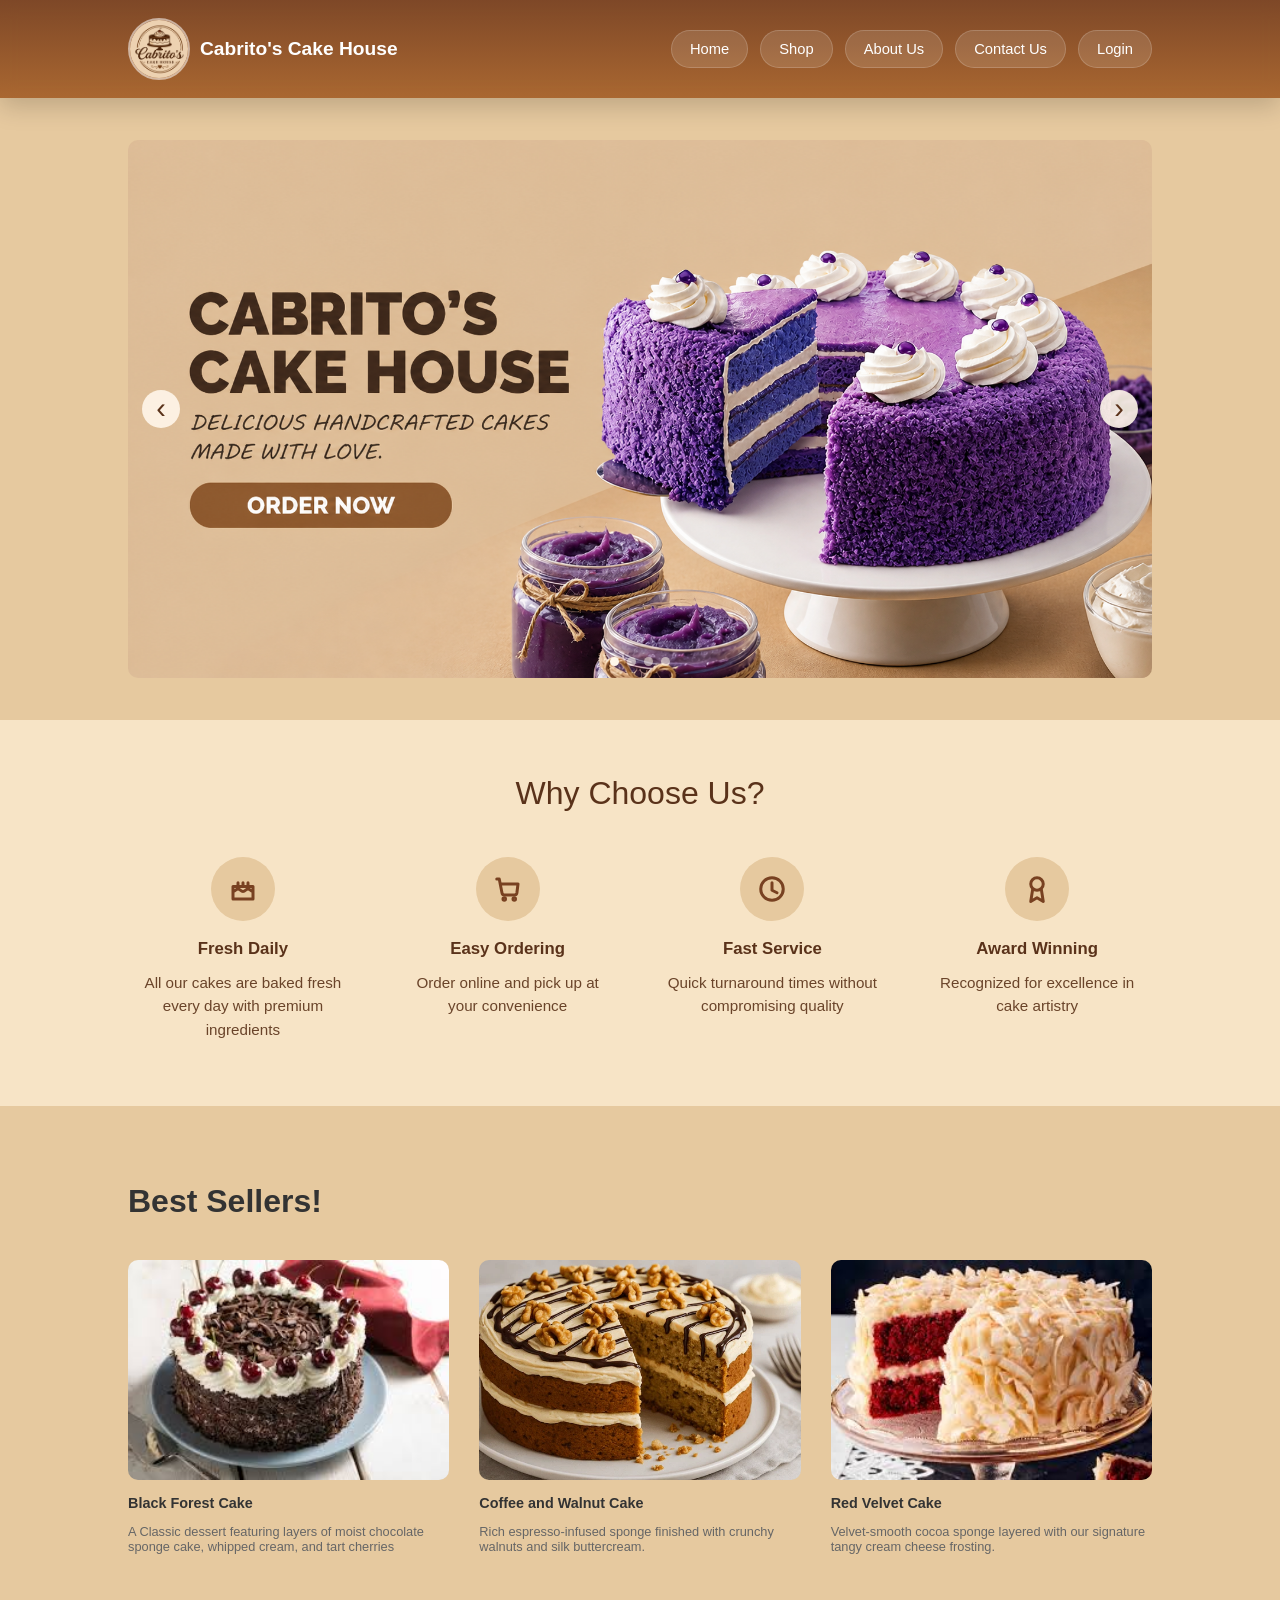
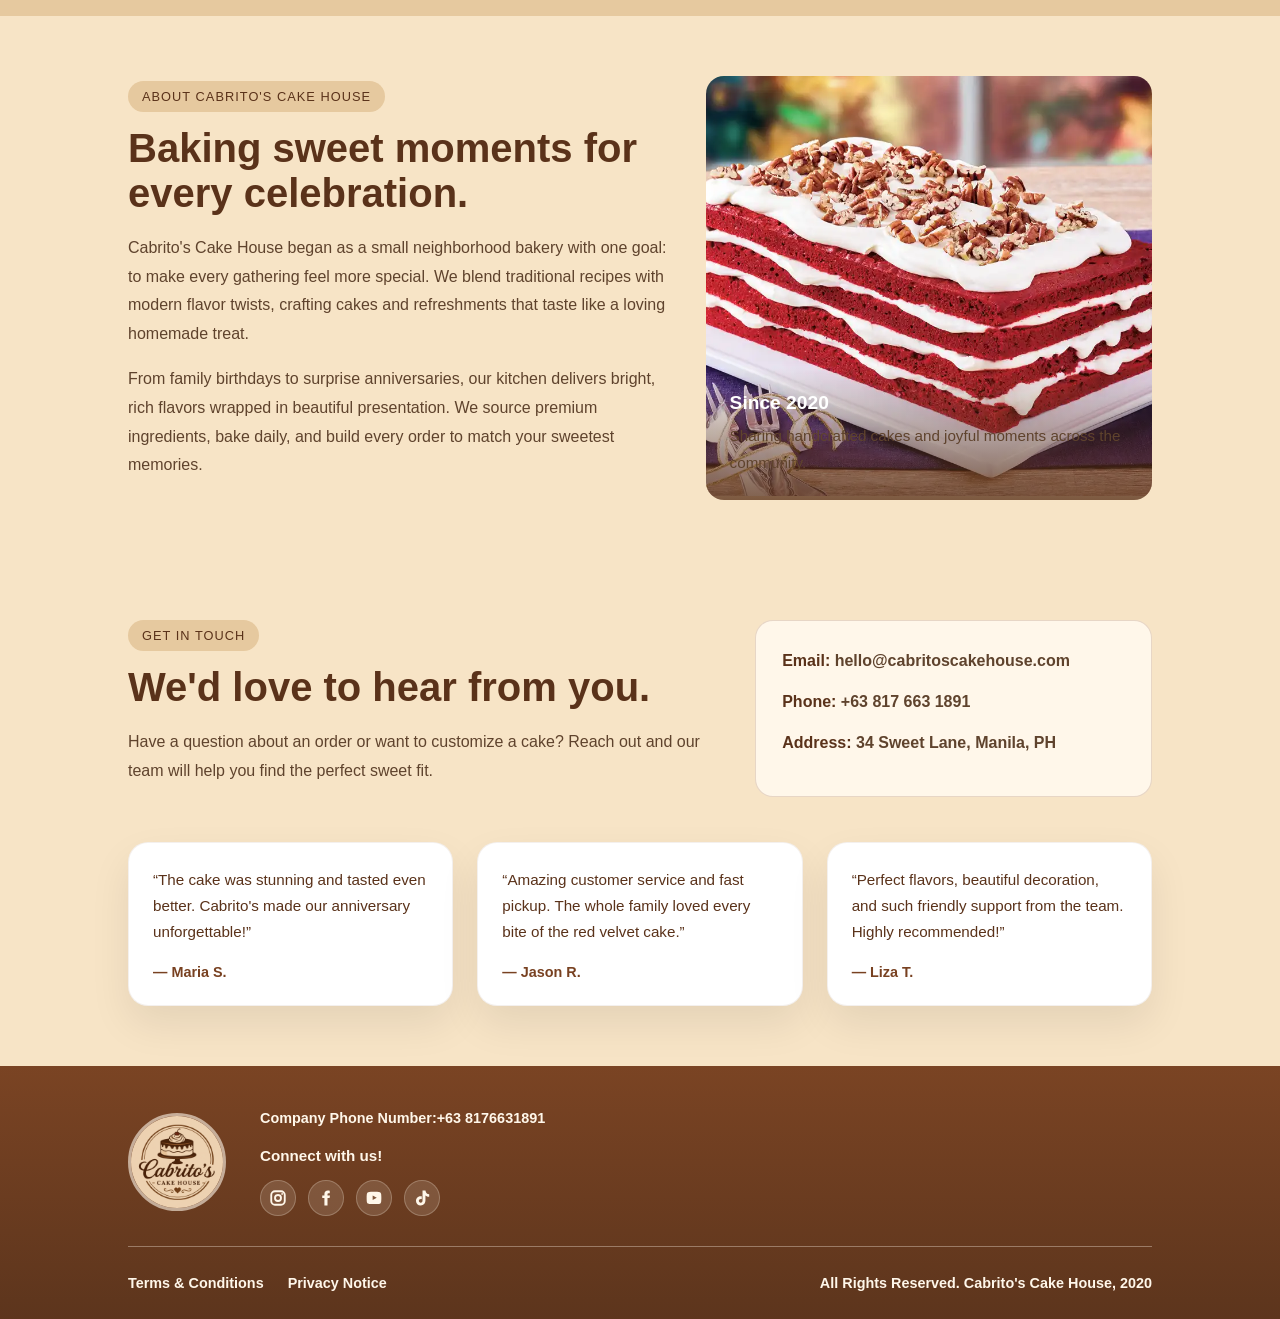
<file: Cabrito'sCakeHouse/index.html>
<!DOCTYPE html>
<html lang="en">
<head>
    <meta charset="UTF-8">
    <meta name="viewport" content="width=device-width, initial-scale=1.0">
    <title>Cabrito's Cake House</title>
    <link rel="stylesheet" href="general.css">
</head>
<body>

    <nav>
        <div class="logo">
            <img src="Logo.jpeg" alt="Cabrito's Cake House logo">
            <span>Cabrito's Cake House</span>
        </div>
        <div class="nav-links">
            <a href="index.html">Home</a>
            <a href="Shop.html">Shop</a>
            <a href="#about">About Us</a>
            <a href="#contact">Contact Us</a>
            <a href="Login.html" class="login-btn">Login</a>
        </div>
    </nav>
              
    <header class="hero">
        <div class="hero-carousel" aria-label="Featured cake carousel">
            <div class="carousel-track">
                <img class="carousel-slide active" src="Carousel1pic.png" alt="Featured cake 1">
                <img class="carousel-slide" src="carousel2.jpeg" alt="Featured cake 2">
                <img class="carousel-slide" src="carousel3.jpeg" alt="Featured cake 3">
                <img class="carousel-slide" src="Carousel4.jpeg" alt="Featured cake 4">
            </div>
            <button class="carousel-btn carousel-prev" type="button" aria-label="Previous cake">&#8249;</button>
            <button class="carousel-btn carousel-next" type="button" aria-label="Next cake">&#8250;</button>
            <div class="carousel-dots" aria-label="Choose carousel slide"></div>
        </div>
    </header>

    <section class="why-choose">
        <h2>Why Choose Us?</h2>
        <div class="reasons-grid">
            <div class="reason">
                <div class="reason-icon icon-cake" aria-hidden="true"></div>
                <h3>Fresh Daily</h3>
                <p>All our cakes are baked fresh every day with premium ingredients</p>
            </div>

            <div class="reason">
                <div class="reason-icon icon-cart" aria-hidden="true"></div>
                <h3>Easy Ordering</h3>
                <p>Order online and pick up at your convenience</p>
            </div>

            <div class="reason">
                <div class="reason-icon icon-clock" aria-hidden="true"></div>
                <h3>Fast Service</h3>
                <p>Quick turnaround times without compromising quality</p>
            </div>

            <div class="reason">
                <div class="reason-icon icon-award" aria-hidden="true"></div>
                <h3>Award Winning</h3>
                <p>Recognized for excellence in cake artistry</p>
            </div>
        </div>
    </section>

    <section class="featured">
        <h2>Best Sellers!</h2>
        <div class="cake-grid">
            <div class="cake-card">
                <img src="blackforrest.jpeg" alt="Black forest cake">
                <h3>Black Forest Cake</h3>
                <p>A Classic dessert featuring layers of moist chocolate sponge cake, whipped cream, and tart cherries</p>
            </div>

            <div class="cake-card">
                <img src="cake2.jpeg" alt="Coffee and Walnut Cake ">
                <h3>Coffee and Walnut Cake</h3>
                <p>Rich espresso-infused sponge finished with crunchy walnuts and silk buttercream.</p>
            </div>

            <div class="cake-card">
                <img src="cake3.jpeg" alt="Red Velvet Cake">
                <h3>Red Velvet Cake</h3>
                <p>Velvet-smooth cocoa sponge layered with our signature tangy cream cheese frosting.</p>
            </div>
        </div>
    </section>

    <section id="about" class="about-section">
        <div class="about-grid">
            <div class="about-copy">
                <span class="section-label">About Cabrito's Cake House</span>
                <h2>Baking sweet moments for every celebration.</h2>
                <p>Cabrito's Cake House began as a small neighborhood bakery with one goal: to make every gathering feel more special. We blend traditional recipes with modern flavor twists, crafting cakes and refreshments that taste like a loving homemade treat.</p>
                <p>From family birthdays to surprise anniversaries, our kitchen delivers bright, rich flavors wrapped in beautiful presentation. We source premium ingredients, bake daily, and build every order to match your sweetest memories.</p>
            </div>
            <div class="about-image-card">
                <img src="carousel2.jpeg" alt="Heart-shaped celebration cake">
                <div class="about-highlight">
                    <h3>Since 2020</h3>
                    <p>Sharing handcrafted cakes and joyful moments across the community.</p>
                </div>
            </div>
        </div>
    </section>

    <section id="contact" class="contact-section">
        <div class="contact-top">
            <div>
                <span class="section-label">Get in touch</span>
                <h2>We'd love to hear from you.</h2>
                <p>Have a question about an order or want to customize a cake? Reach out and our team will help you find the perfect sweet fit.</p>
            </div>
            <div class="contact-details">
                <p><strong>Email:</strong> hello@cabritoscakehouse.com</p>
                <p><strong>Phone:</strong> +63 817 663 1891</p>
                <p><strong>Address:</strong> 34 Sweet Lane, Manila, PH</p>
            </div>
        </div>

        <div class="review-grid">
            <article class="review-card">
                <p>“The cake was stunning and tasted even better. Cabrito's made our anniversary unforgettable!”</p>
                <strong>— Maria S.</strong>
            </article>
            <article class="review-card">
                <p>“Amazing customer service and fast pickup. The whole family loved every bite of the red velvet cake.”</p>
                <strong>— Jason R.</strong>
            </article>
            <article class="review-card">
                <p>“Perfect flavors, beautiful decoration, and such friendly support from the team. Highly recommended!”</p>
                <strong>— Liza T.</strong>
            </article>
        </div>
    </section>

    <footer class="site-footer">
        <div class="footer-top">
            <div class="footer-brand">
                <img src="Logo.jpeg" alt="Cabrito's Cake House logo">
            </div>

            <div class="footer-info">
                <p>Company Phone Number:+63 8176631891 </p>
                <div class="footer-social">
                    <h3>Connect with us!</h3>
                    <div class="social-links">
                        <a href="#" class="social-icon instagram" aria-label="Instagram"></a>
                        <a href="#" class="social-icon facebook" aria-label="Facebook"></a>
                        <a href="#" class="social-icon youtube" aria-label="YouTube"></a>
                        <a href="#" class="social-icon tiktok" aria-label="TikTok"></a>
                    </div>
                </div>
            </div>
        </div>

        <div class="footer-bottom">
            <div class="footer-legal">
                <a href="#">Terms & Conditions</a>
                <a href="#">Privacy Notice</a>
            </div>
            <p>All Rights Reserved. Cabrito's Cake House, 2020</p>
        </div>
    </footer>

    <script src="carousel.js"></script>
    <script src="auth.js"></script>
</body>
</html>
</file>
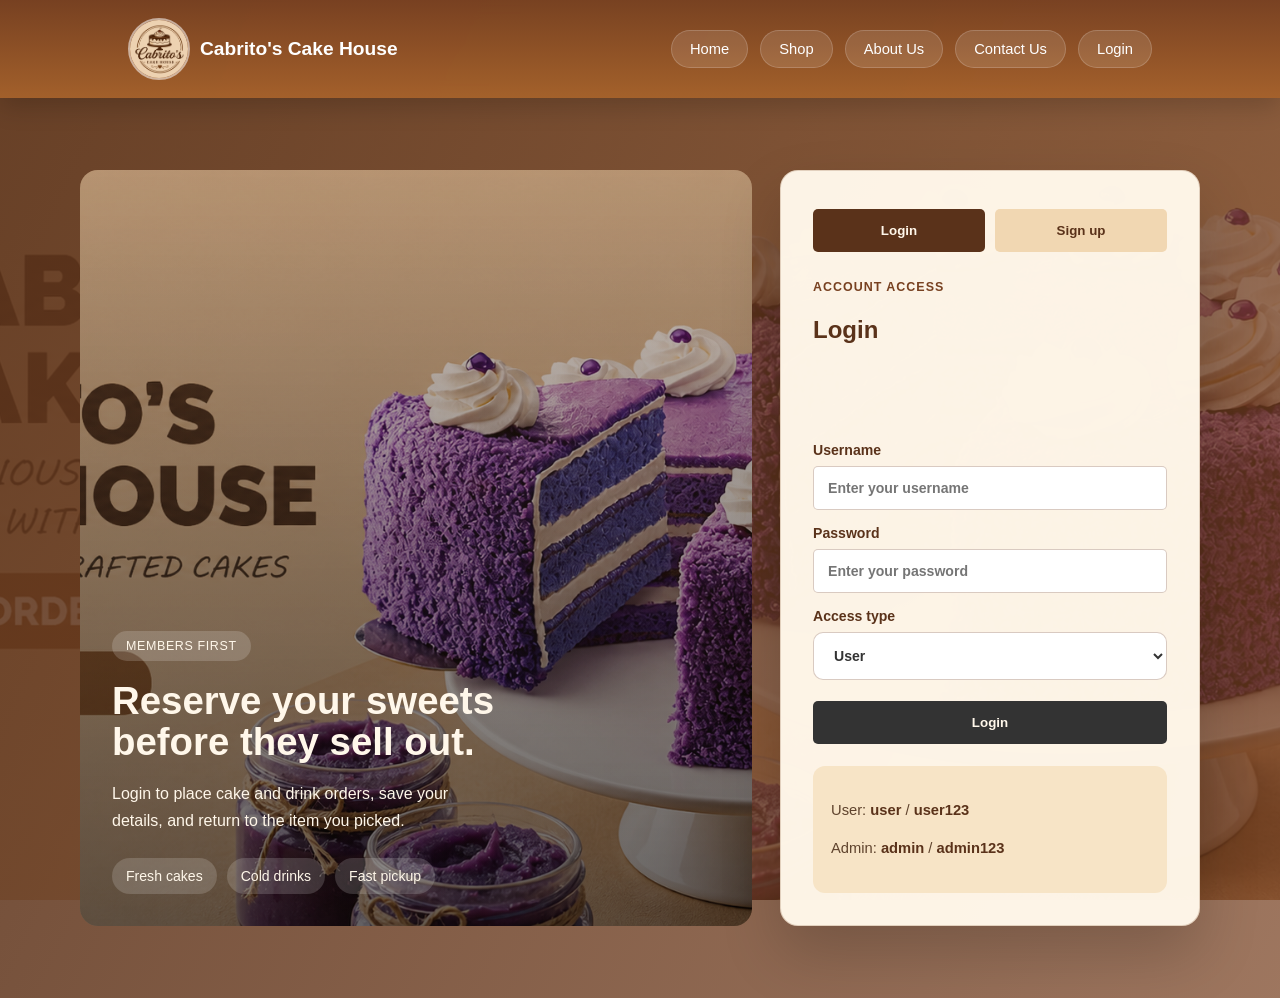
<file: Cabrito'sCakeHouse/Admin.html>
<!DOCTYPE html>
<html lang="en">
<head>
    <meta charset="UTF-8">
    <meta name="viewport" content="width=device-width, initial-scale=1.0">
    <title>Admin | Cabrito's Cake House</title>
    <link rel="stylesheet" href="general.css">
    <style>
        .admin-dashboard {
            display: flex;
            min-height: calc(100vh - 80px);
        }
        .admin-sidebar {
            width: 250px;
            background: #5A321A;
            color: white;
            padding: 20px;
        }
        .admin-sidebar h3 {
            margin-top: 0;
            color: #E6C99F;
        }
        .admin-sidebar ul {
            list-style: none;
            padding: 0;
        }
        .admin-sidebar li {
            margin: 10px 0;
        }
        .admin-sidebar a {
            color: white;
            text-decoration: none;
            display: block;
            padding: 10px;
            border-radius: 5px;
            transition: background 0.3s;
        }
        .admin-sidebar a:hover, .admin-sidebar a.active {
            background: #784121;
        }
        .admin-content {
            flex: 1;
            padding: 20px;
            background: #F7E4C6;
        }
        .admin-section {
            display: none;
        }
        .admin-section.active {
            display: block;
        }
        .user-table, .product-table {
            width: 100%;
            border-collapse: collapse;
            background: white;
            border-radius: 8px;
            overflow: hidden;
            box-shadow: 0 2px 10px rgba(0,0,0,0.1);
        }
        .user-table th, .user-table td, .product-table th, .product-table td {
            padding: 12px;
            text-align: left;
            border-bottom: 1px solid #ddd;
        }
        .user-table th, .product-table th {
            background: #5A321A;
            color: white;
        }
        .btn {
            padding: 8px 16px;
            border: none;
            border-radius: 4px;
            cursor: pointer;
            margin: 2px;
        }
        .btn-primary {
            background: #784121;
            color: white;
        }
        .btn-danger {
            background: #dc3545;
            color: white;
        }
        .btn-success {
            background: #28a745;
            color: white;
        }
        .form-group {
            margin-bottom: 15px;
        }
        .form-group label {
            display: block;
            margin-bottom: 5px;
            font-weight: bold;
        }
        .form-group input, .form-group select {
            width: 100%;
            padding: 8px;
            border: 1px solid #ccc;
            border-radius: 4px;
        }
        .modal {
            display: none;
            position: fixed;
            top: 0;
            left: 0;
            width: 100%;
            height: 100%;
            background: rgba(0,0,0,0.5);
            justify-content: center;
            align-items: center;
        }
        .modal-content {
            background: white;
            padding: 20px;
            border-radius: 8px;
            width: 400px;
            max-width: 90%;
        }
        .modal.show {
            display: flex;
        }
    </style>
</head>
<body data-required-role="admin">

    <nav>
        <div class="logo">
            <img src="Logo.jpeg" alt="Cabrito's Cake House logo">
            <span>Cabrito's Cake House</span>
        </div>
        <div class="nav-links">
            <a href="#" class="logout-btn">Log out</a>
        </div>
    </nav>

    <div class="admin-dashboard">
        <div class="admin-sidebar">
            <h3>Admin Panel</h3>
            <ul>
                <li><a href="#" class="nav-link active" data-section="dashboard">Dashboard</a></li>
                <li><a href="#" class="nav-link" data-section="users">User Management</a></li>
                <li><a href="#" class="nav-link" data-section="products">Product Management</a></li>
            </ul>
        </div>
        <div class="admin-content">
            <div id="dashboard" class="admin-section active">
                <h1>Admin Dashboard</h1>
                <p>Welcome to the admin dashboard. Manage users and products from the sidebar.</p>
                <div class="access-grid">
                    <div class="access-card">
                        <h2>Total Users</h2>
                        <p id="total-users">Loading...</p>
                    </div>
                    <div class="access-card">
                        <h2>Total Products</h2>
                        <p id="total-products">Loading...</p>
                    </div>
                </div>
            </div>
            <div id="users" class="admin-section">
                <h1>User Management</h1>
                <button class="btn btn-primary" id="add-user-btn">Add New User</button>
                <table class="user-table">
                    <thead>
                        <tr>
                            <th>Name</th>
                            <th>Username</th>
                            <th>Role</th>
                            <th>Actions</th>
                        </tr>
                    </thead>
                    <tbody id="user-table-body">
                        <!-- Users will be loaded here -->
                    </tbody>
                </table>
            </div>
            <div id="products" class="admin-section">
                <h1>Product Management</h1>
                <button class="btn btn-primary" id="add-product-btn">Add New Product</button>
                <table class="product-table">
                    <thead>
                        <tr>
                            <th>Image</th>
                            <th>Name</th>
                            <th>Description</th>
                            <th>Price</th>
                            <th>Category</th>
                            <th>Actions</th>
                        </tr>
                    </thead>
                    <tbody id="product-table-body">
                        <!-- Products will be loaded here -->
                    </tbody>
                </table>
            </div>
        </div>
    </div>

    <!-- Add User Modal -->
    <div id="user-modal" class="modal">
        <div class="modal-content">
            <h2 id="user-modal-title">Add New User</h2>
            <form id="user-form">
                <div class="form-group">
                    <label for="user-name">Name</label>
                    <input type="text" id="user-name" required>
                </div>
                <div class="form-group">
                    <label for="user-username">Username</label>
                    <input type="text" id="user-username" required>
                </div>
                <div class="form-group">
                    <label for="user-password">Password</label>
                    <input type="password" id="user-password" required>
                </div>
                <div class="form-group">
                    <label for="user-role">Role</label>
                    <select id="user-role" required>
                        <option value="user">User</option>
                        <option value="admin">Admin</option>
                    </select>
                </div>
                <button type="submit" class="btn btn-success">Save</button>
                <button type="button" class="btn btn-danger" id="cancel-user-btn">Cancel</button>
            </form>
        </div>
    </div>

    <!-- Add Product Modal -->
    <div id="product-modal" class="modal">
        <div class="modal-content">
            <h2 id="product-modal-title">Add New Product</h2>
            <form id="product-form">
                <div class="form-group">
                    <label for="product-name">Name</label>
                    <input type="text" id="product-name" required>
                </div>
                <div class="form-group">
                    <label for="product-description">Description</label>
                    <textarea id="product-description" required></textarea>
                </div>
                <div class="form-group">
                    <label for="product-price">Price (PHP)</label>
                    <input type="number" id="product-price" step="0.01" required>
                </div>
                <div class="form-group">
                    <label for="product-image">Image URL</label>
                    <input type="text" id="product-image" required>
                </div>
                <div class="form-group">
                    <label for="product-category">Category</label>
                    <select id="product-category" required>
                        <option value="cake">Cake</option>
                        <option value="drink">Drink</option>
                    </select>
                </div>
                <button type="submit" class="btn btn-success">Save</button>
                <button type="button" class="btn btn-danger" id="cancel-product-btn">Cancel</button>
            </form>
        </div>
    </div>

    <script src="access.js"></script>
    <script src="auth.js"></script>
    <script src="logout.js"></script>
    <script src="admin.js"></script>
</body>
</html>
</file>
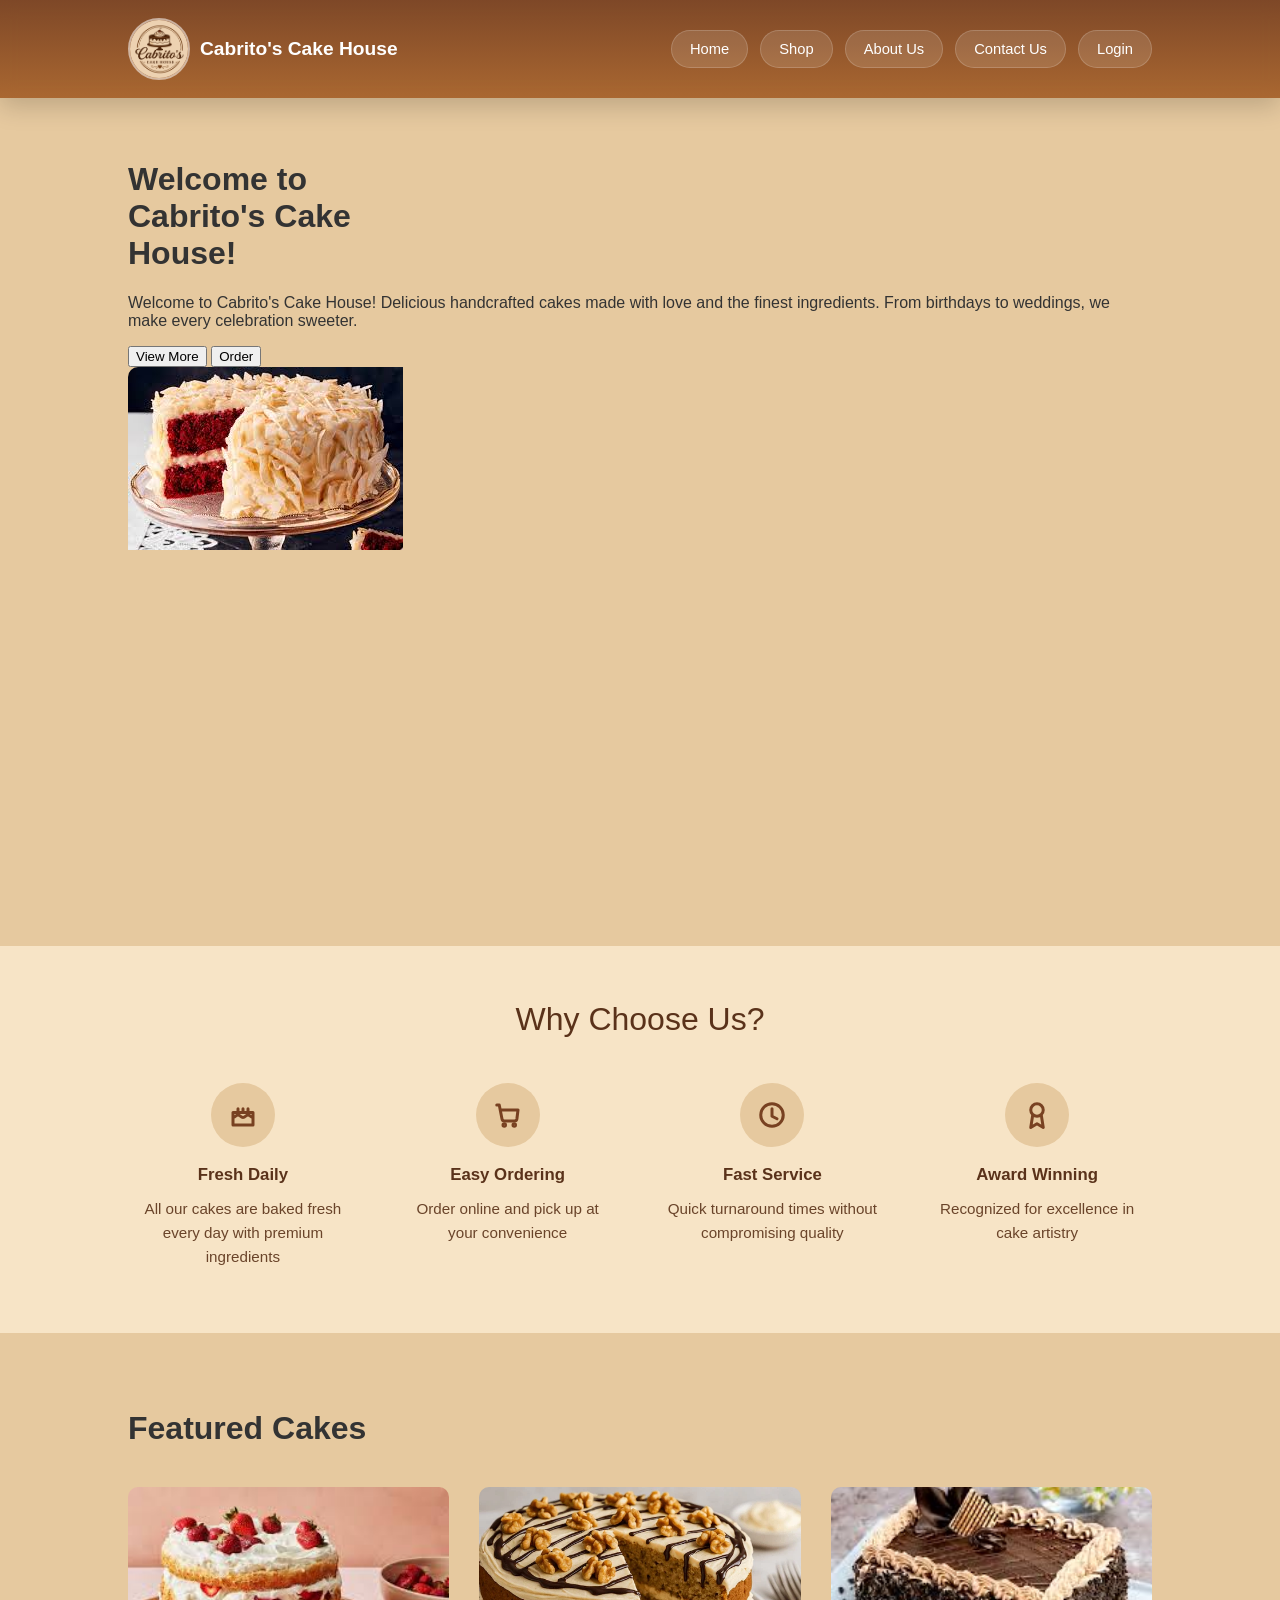
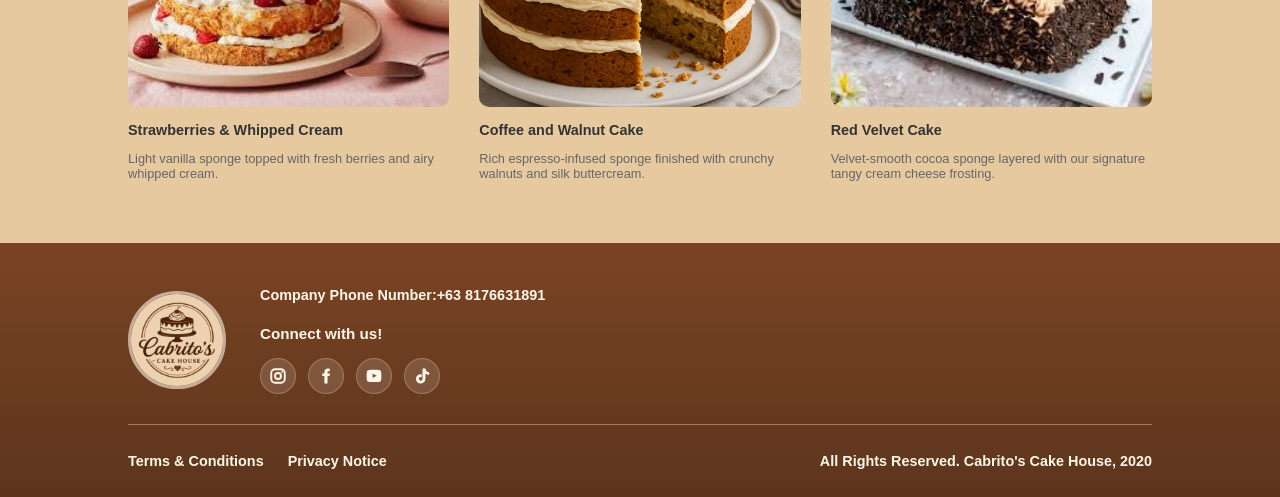
<file: Cabrito'sCakeHouse/index (1).html>
<!DOCTYPE html>
<html lang="en">
<head>
    <meta charset="UTF-8">
    <meta name="viewport" content="width=device-width, initial-scale=1.0">
    <title>Cabrito's Cake House</title>
    <link rel="stylesheet" href="general.css">
</head>
<body>

    <nav>
        <div class="logo">
            <img src="Logo.jpeg" alt="Cabrito's Cake House logo">
            <span>Cabrito's Cake House</span>
        </div>
        <div class="nav-links">
            <a href="#">Home</a>
            <a href="#">Shop</a>
            <a href="#">About Us</a>
            <a href="#">Contact Us</a>
            <a href="#" class="login-btn">Login</a>
        </div>
    </nav>

    <header class="hero">
        <div class="hero-text">
            <h1>Welcome to<br>Cabrito's Cake<br>House!</h1>
            <p>Welcome to Cabrito's Cake House! Delicious handcrafted cakes made with love and the finest ingredients. From birthdays to weddings, we make every celebration sweeter.</p>
            <div class="btn-group">
                <button class="view-more">View More</button>
                <button class="order">Order</button>
            </div>
        </div>
        <div class="hero-carousel">
            <img src="cake3.jpeg" alt="Delicious Chocolate Cake">
        </div>
    </header>

    <section class="why-choose">
        <h2>Why Choose Us?</h2>
        <div class="reasons-grid">
            <div class="reason">
                <div class="reason-icon icon-cake" aria-hidden="true"></div>
                <h3>Fresh Daily</h3>
                <p>All our cakes are baked fresh every day with premium ingredients</p>
            </div>

            <div class="reason">
                <div class="reason-icon icon-cart" aria-hidden="true"></div>
                <h3>Easy Ordering</h3>
                <p>Order online and pick up at your convenience</p>
            </div>

            <div class="reason">
                <div class="reason-icon icon-clock" aria-hidden="true"></div>
                <h3>Fast Service</h3>
                <p>Quick turnaround times without compromising quality</p>
            </div>

            <div class="reason">
                <div class="reason-icon icon-award" aria-hidden="true"></div>
                <h3>Award Winning</h3>
                <p>Recognized for excellence in cake artistry</p>
            </div>
        </div>
    </section>

    <section class="featured">
        <h2>Featured Cakes</h2>
        <div class="cake-grid">
            <!-- Cake 1 -->
            <div class="cake-card">
                <img src="cake1.jpeg" alt="Strawberries & Whipped Cream">
                <h3>Strawberries & Whipped Cream</h3>
                <p>Light vanilla sponge topped with fresh berries and airy whipped cream.</p>
            </div>
            <!-- Cake 2 -->
            <div class="cake-card">
                <img src="cake2.jpeg" alt="Coffee and Walnut Cake ">
                <h3>Coffee and Walnut Cake</h3>
                <p>Rich espresso-infused sponge finished with crunchy walnuts and silk buttercream.</p>
            </div>
            <!-- Cake 3 -->
            <div class="cake-card">
                <img src="cake4.jpeg" alt="Red Velvet Cake">
                <h3>Red Velvet Cake</h3>
                <p>Velvet-smooth cocoa sponge layered with our signature tangy cream cheese frosting.</p>
            </div>
        </div>
    </section>

    <footer class="site-footer">
        <div class="footer-top">
            <div class="footer-brand">
                <img src="Logo.jpeg" alt="Cabrito's Cake House logo">
            </div>

            <div class="footer-info">
                <p>Company Phone Number:+63 8176631891 </p>
                <div class="footer-social">
                    <h3>Connect with us!</h3>
                    <div class="social-links">
                        <a href="#" class="social-icon instagram" aria-label="Instagram"></a>
                        <a href="#" class="social-icon facebook" aria-label="Facebook"></a>
                        <a href="#" class="social-icon youtube" aria-label="YouTube"></a>
                        <a href="#" class="social-icon tiktok" aria-label="TikTok"></a>
                    </div>
                </div>
            </div>
        </div>

        <div class="footer-bottom">
            <div class="footer-legal">
                <a href="#">Terms & Conditions</a>
                <a href="#">Privacy Notice</a>
            </div>
            <p>All Rights Reserved. Cabrito's Cake House, 2020</p>
        </div>
    </footer>

</body>
</html>
</file>
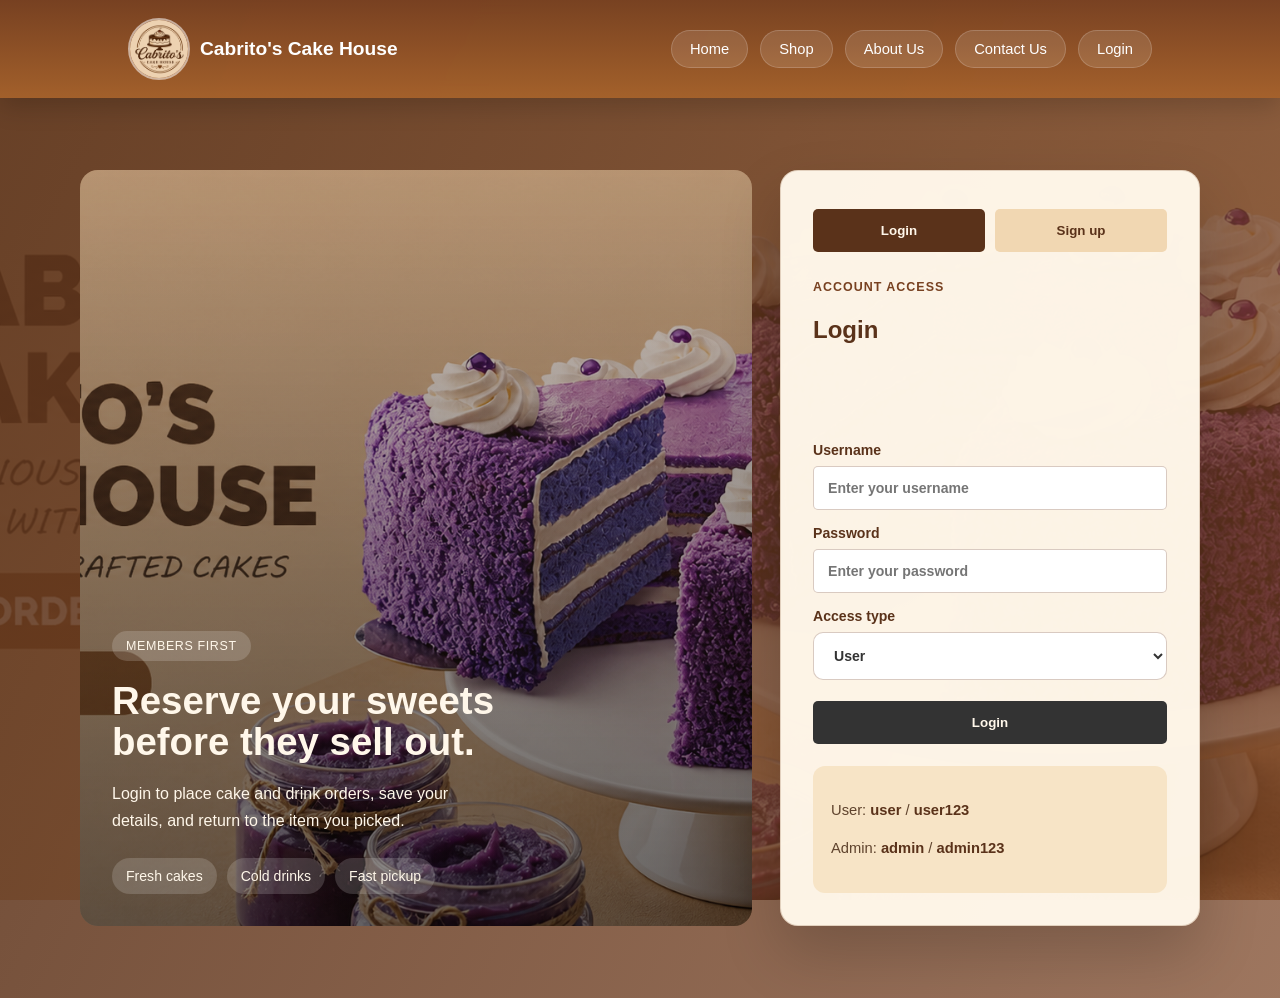
<file: Cabrito'sCakeHouse/Login.html>
<!DOCTYPE html>
<html lang="en">
<head>
    <meta charset="UTF-8">
    <meta name="viewport" content="width=device-width, initial-scale=1.0">
    <title>Login | Cabrito's Cake House</title>
    <link rel="stylesheet" href="general.css">
</head>
<body class="auth-page">

    <nav>
        <div class="logo">
            <img src="Logo.jpeg" alt="Cabrito's Cake House logo">
            <span>Cabrito's Cake House</span>
        </div>
        <div class="nav-links">
            <a href="index.html">Home</a>
            <a href="Shop.html">Shop</a>
            <a href="#">About Us</a>
            <a href="#">Contact Us</a>
            <a href="Login.html" class="login-btn">Login</a>
        </div>
    </nav>

    <main class="login-layout">
        <section class="login-promo">
            <div class="promo-overlay"></div>
            <div class="promo-content">
                <span class="promo-badge">MEMBERS FIRST</span>
                <h1>Reserve your sweets before they sell out.</h1>
                <p>Login to place cake and drink orders, save your details, and return to the item you picked.</p>
                <div class="promo-features">
                    <span>Fresh cakes</span>
                    <span>Cold drinks</span>
                    <span>Fast pickup</span>
                </div>
            </div>
        </section>

        <section class="login-card">
            <div class="login-header">
                <button class="login-tab active" type="button">Login</button>
                <button class="login-tab disabled" type="button" disabled>Sign up</button>
            </div>

            <p class="shop-kicker option-kicker">Account access</p>
            <h1>Login</h1>
            <p class="auth-message" id="auth-message" aria-live="polite"></p>

            <form id="login-form">
                <label>
                    Username
                    <input type="text" name="username" placeholder="Enter your username" required>
                </label>
                <label>
                    Password
                    <input type="password" name="password" placeholder="Enter your password" required>
                </label>
                <label>
                    Access type
                    <select name="role">
                        <option value="user">User</option>
                        <option value="admin">Admin</option>
                    </select>
                </label>
                <button type="submit">Login</button>
            </form>

            <div class="login-hint">
                <p>User: <strong>user</strong> / <strong>user123</strong></p>
                <p>Admin: <strong>admin</strong> / <strong>admin123</strong></p>
            </div>
        </section>
    </main>

    <script src="auth.js"></script>
    <script src="login.js"></script>
</body>
</html>
</file>
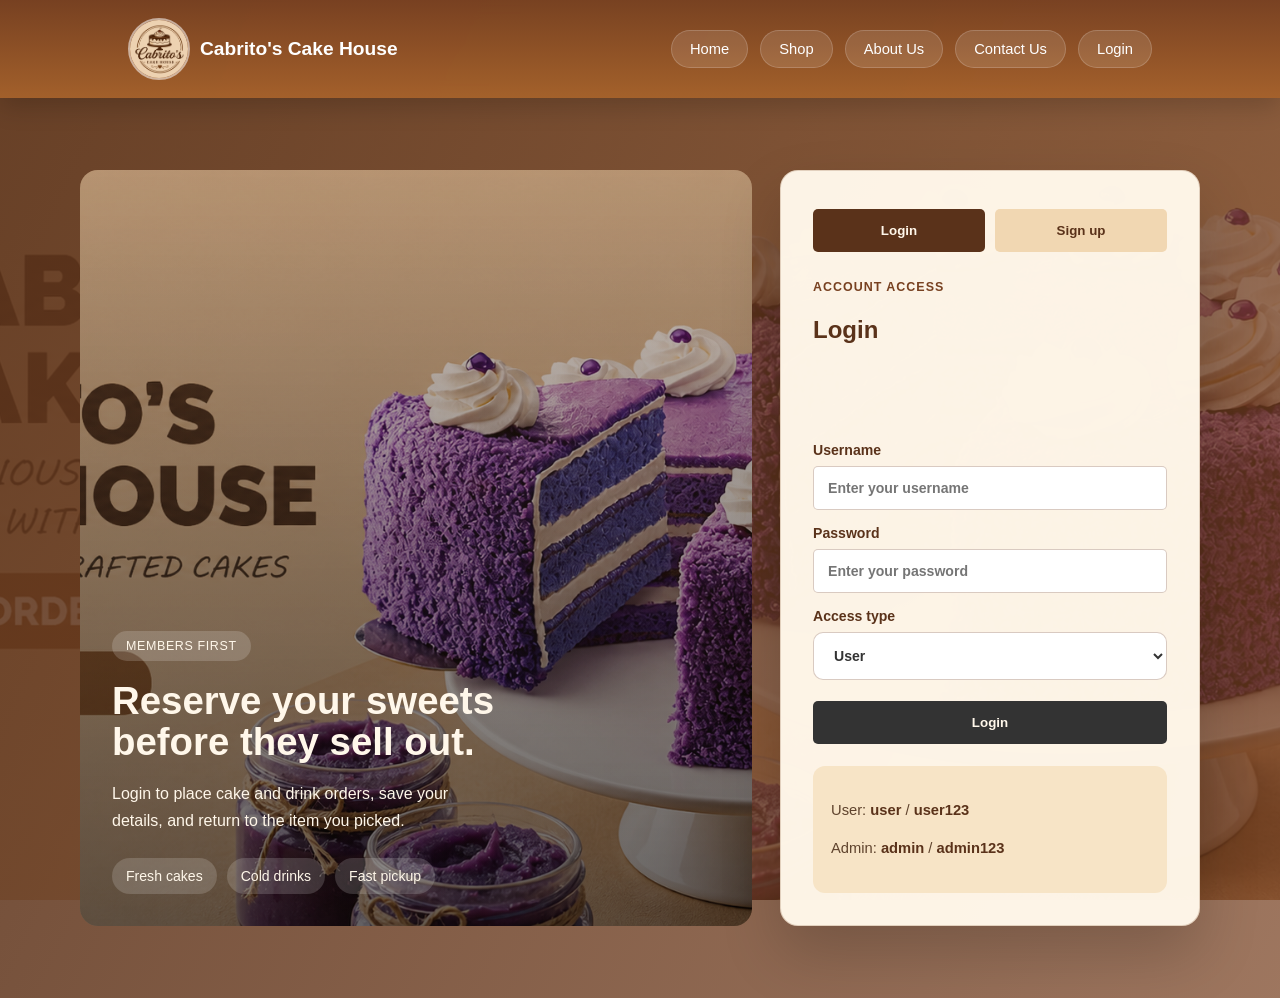
<file: Cabrito'sCakeHouse/Order.html>
<!DOCTYPE html>
<html lang="en">
<head>
    <meta charset="UTF-8">
    <meta name="viewport" content="width=device-width, initial-scale=1.0">
    <title>Order | Cabrito's Cake House</title>
    <link rel="stylesheet" href="general.css">
</head>
<body data-required-role="user">

    <nav>
        <div class="logo">
            <img src="Logo.jpeg" alt="Cabrito's Cake House logo">
            <span>Cabrito's Cake House</span>
        </div>
        <div class="nav-links">
            <a href="User.html">Dashboard</a>
            <a href="Shop.html">Shop</a>
            <a href="Profile.html">Profile Management</a>
            <a href="PurchaseHistory.html">Purchase History</a>
            <a href="#" class="logout-btn">Log out</a>
        </div>
    </nav>

    <main class="form-page">
        <section class="order-summary">
            <p class="shop-kicker">Order details</p>
            <h1 id="order-product">Order Item</h1>
            <p id="order-price">Base price: PHP 0</p>
            <div id="customization-details" style="display: none; margin-top: 16px; padding: 12px; background: rgba(120, 65, 33, 0.08); border-radius: 8px; color: #5A321A; font-size: 0.95rem;"></div>
        </section>

        <section class="form-card">
            <form id="order-form" class="detail-form">
                <label>
                    Size
                    <select name="size" required>
                        <option value="Small">Small</option>
                        <option value="Medium" selected>Medium</option>
                        <option value="Large">Large</option>
                    </select>
                </label>
                <label>
                    Quantity
                    <input type="number" name="quantity" min="1" value="1" required>
                </label>
                <label>
                    Pickup / delivery date
                    <input type="date" name="date" required>
                </label>
                <label>
                    Special instructions
                    <textarea name="instructions" rows="3" placeholder="Message, color, dedication, or delivery request"></textarea>
                </label>

                <div class="total-box">
                    <span>Total</span>
                    <strong id="order-total">PHP 0</strong>
                </div>

                <button type="submit">Place Order</button>
            </form>
        </section>
    </main>

    <script src="access.js"></script>
    <script src="auth.js"></script>
    <script src="logout.js"></script>
    <script src="order.js"></script>
</body>
</html>
</file>
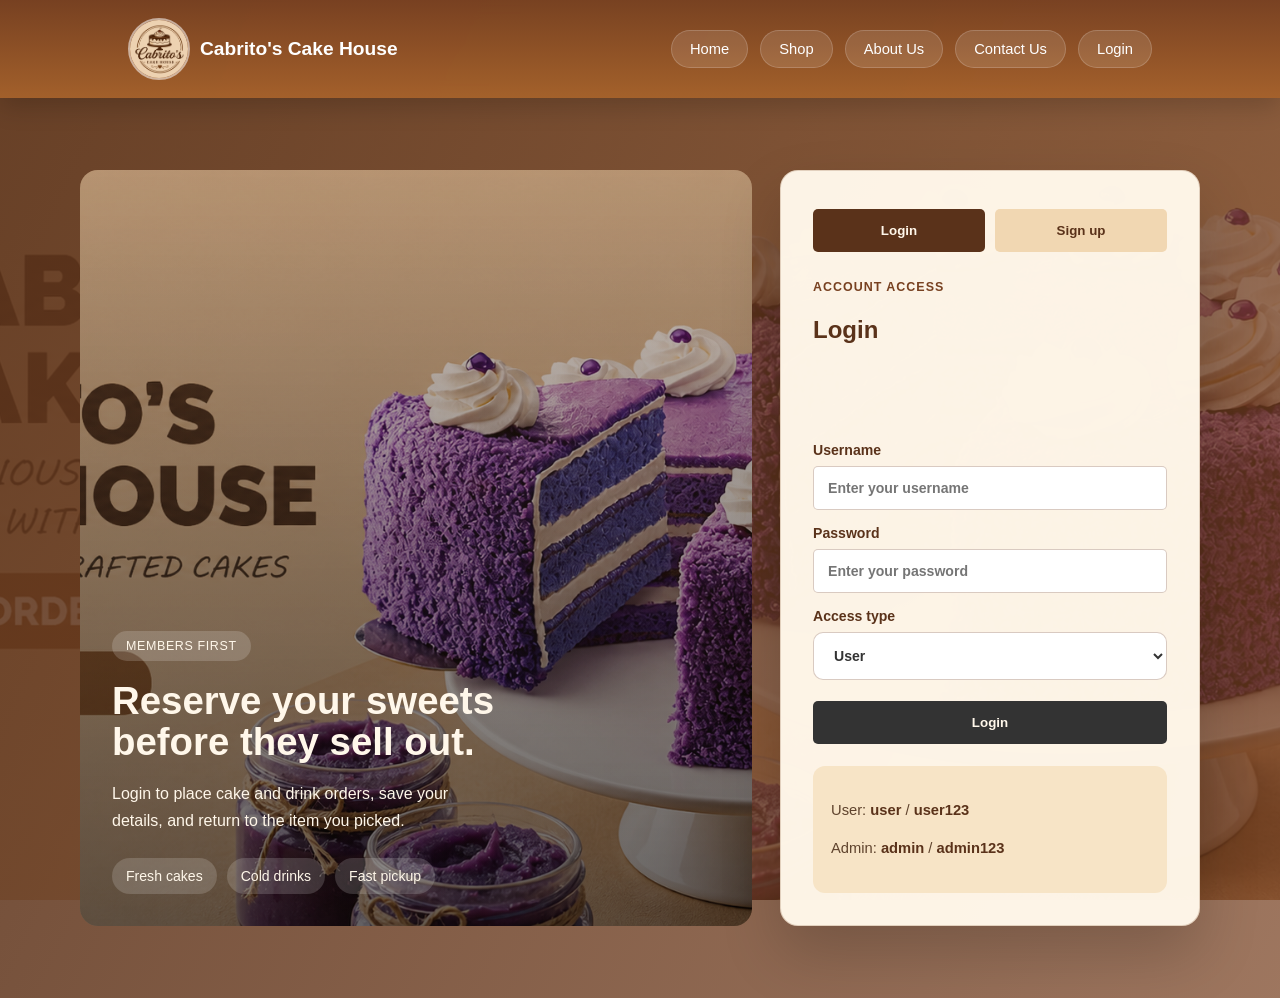
<file: Cabrito'sCakeHouse/Profile.html>
<!DOCTYPE html>
<html lang="en">
<head>
    <meta charset="UTF-8">
    <meta name="viewport" content="width=device-width, initial-scale=1.0">
    <title>Profile | Cabrito's Cake House</title>
    <link rel="stylesheet" href="general.css">
</head>
<body data-required-role="user">

    <nav>
        <div class="logo">
            <img src="Logo.jpeg" alt="Cabrito's Cake House logo">
            <span>Cabrito's Cake House</span>
        </div>
        <div class="nav-links">
            <a href="User.html">Dashboard</a>
            <a href="Shop.html">Shop</a>
            <a href="Profile.html">Profile Management</a>
            <a href="PurchaseHistory.html">Purchase History</a>
            <a href="#" class="logout-btn">Log out</a>
        </div>
    </nav>

    <main class="form-page">
        <section class="form-card">
            <p class="shop-kicker">Profile management</p>
            <h1>Customer Profile</h1>
            <p class="form-message" id="profile-message" aria-live="polite"></p>

            <form id="profile-form" class="detail-form">
                <label>
                    Full name
                    <input type="text" name="name" required>
                </label>
                <label>
                    Phone number
                    <input type="tel" name="phone" required>
                </label>
                <label>
                    Email
                    <input type="email" name="email" required>
                </label>
                <label>
                    Address
                    <textarea name="address" rows="3" required></textarea>
                </label>
                <label>
                    City / Province
                    <input type="text" name="city" required>
                </label>
                <label>
                    Delivery note
                    <textarea name="note" rows="3"></textarea>
                </label>
                <button type="submit">Save Profile</button>
            </form>
        </section>
    </main>

    <script src="access.js"></script>
    <script src="auth.js"></script>
    <script src="logout.js"></script>
    <script src="profile.js"></script>
</body>
</html>
</file>
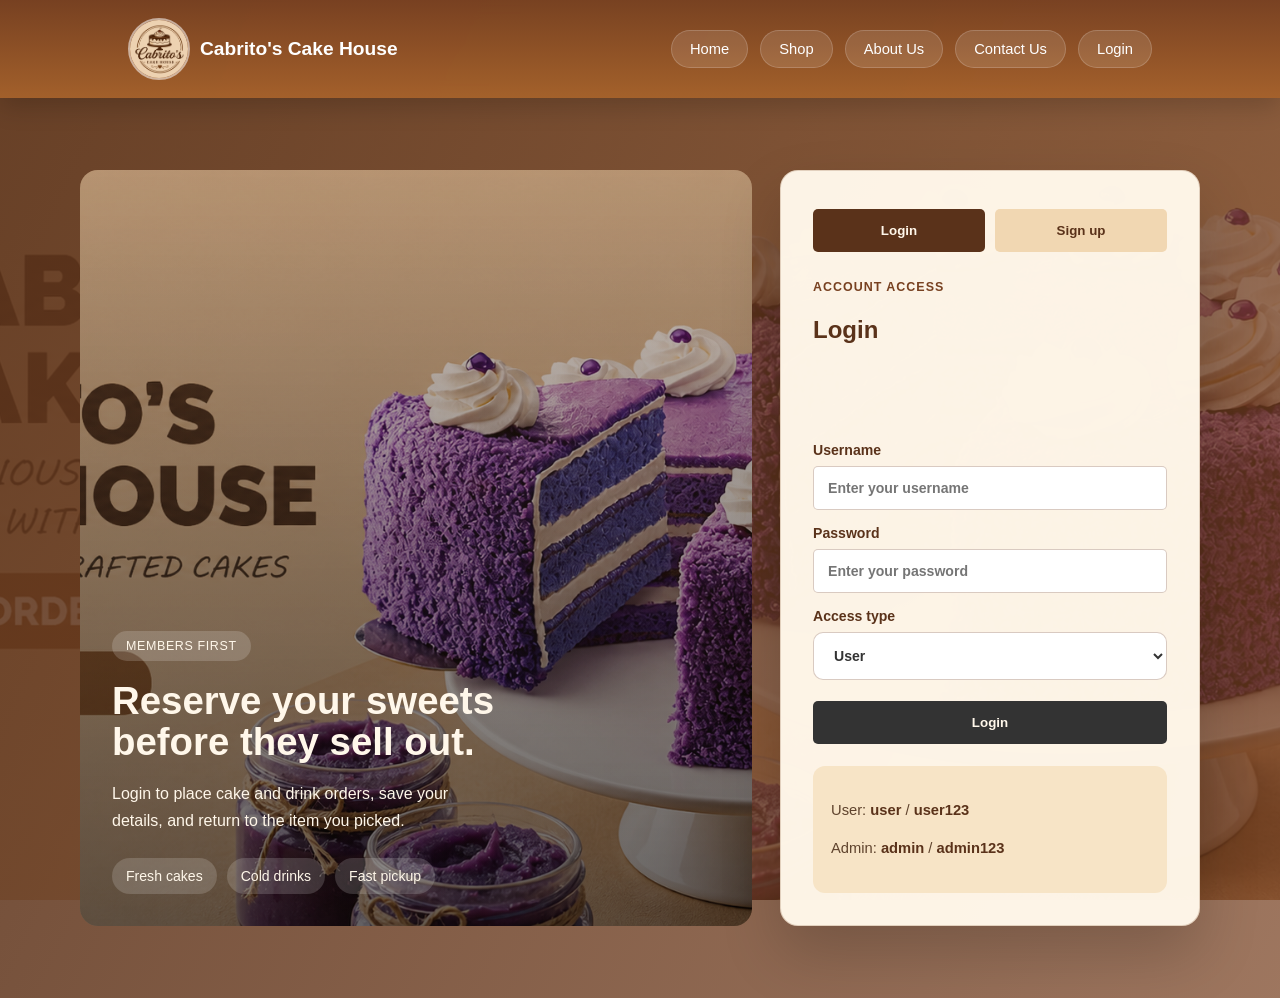
<file: Cabrito'sCakeHouse/PurchaseHistory.html>
<!DOCTYPE html>
<html lang="en">
<head>
    <meta charset="UTF-8">
    <meta name="viewport" content="width=device-width, initial-scale=1.0">
    <title>Purchase History | Cabrito's Cake House</title>
    <link rel="stylesheet" href="general.css">
</head>
<body data-required-role="user">

    <nav>
        <div class="logo">
            <img src="Logo.jpeg" alt="Cabrito's Cake House logo">
            <span>Cabrito's Cake House</span>
        </div>
        <div class="nav-links">
            <a href="User.html">Dashboard</a>
            <a href="Shop.html">Shop</a>
            <a href="Profile.html">Profile Management</a>
            <a href="PurchaseHistory.html">Purchase History</a>
            <a href="#" class="logout-btn">Log out</a>
        </div>
    </nav>

    <main class="access-page">
        <section class="access-hero">
            <p class="shop-kicker">Purchase history</p>
            <h1>Your Orders</h1>
            <p>Completed orders will appear here after checkout.</p>
        </section>

        <section class="history-list" id="history-list"></section>
    </main>

    <script src="access.js"></script>
    <script src="auth.js"></script>
    <script src="logout.js"></script>
    <script src="purchase-history.js"></script>
</body>
</html>
</file>
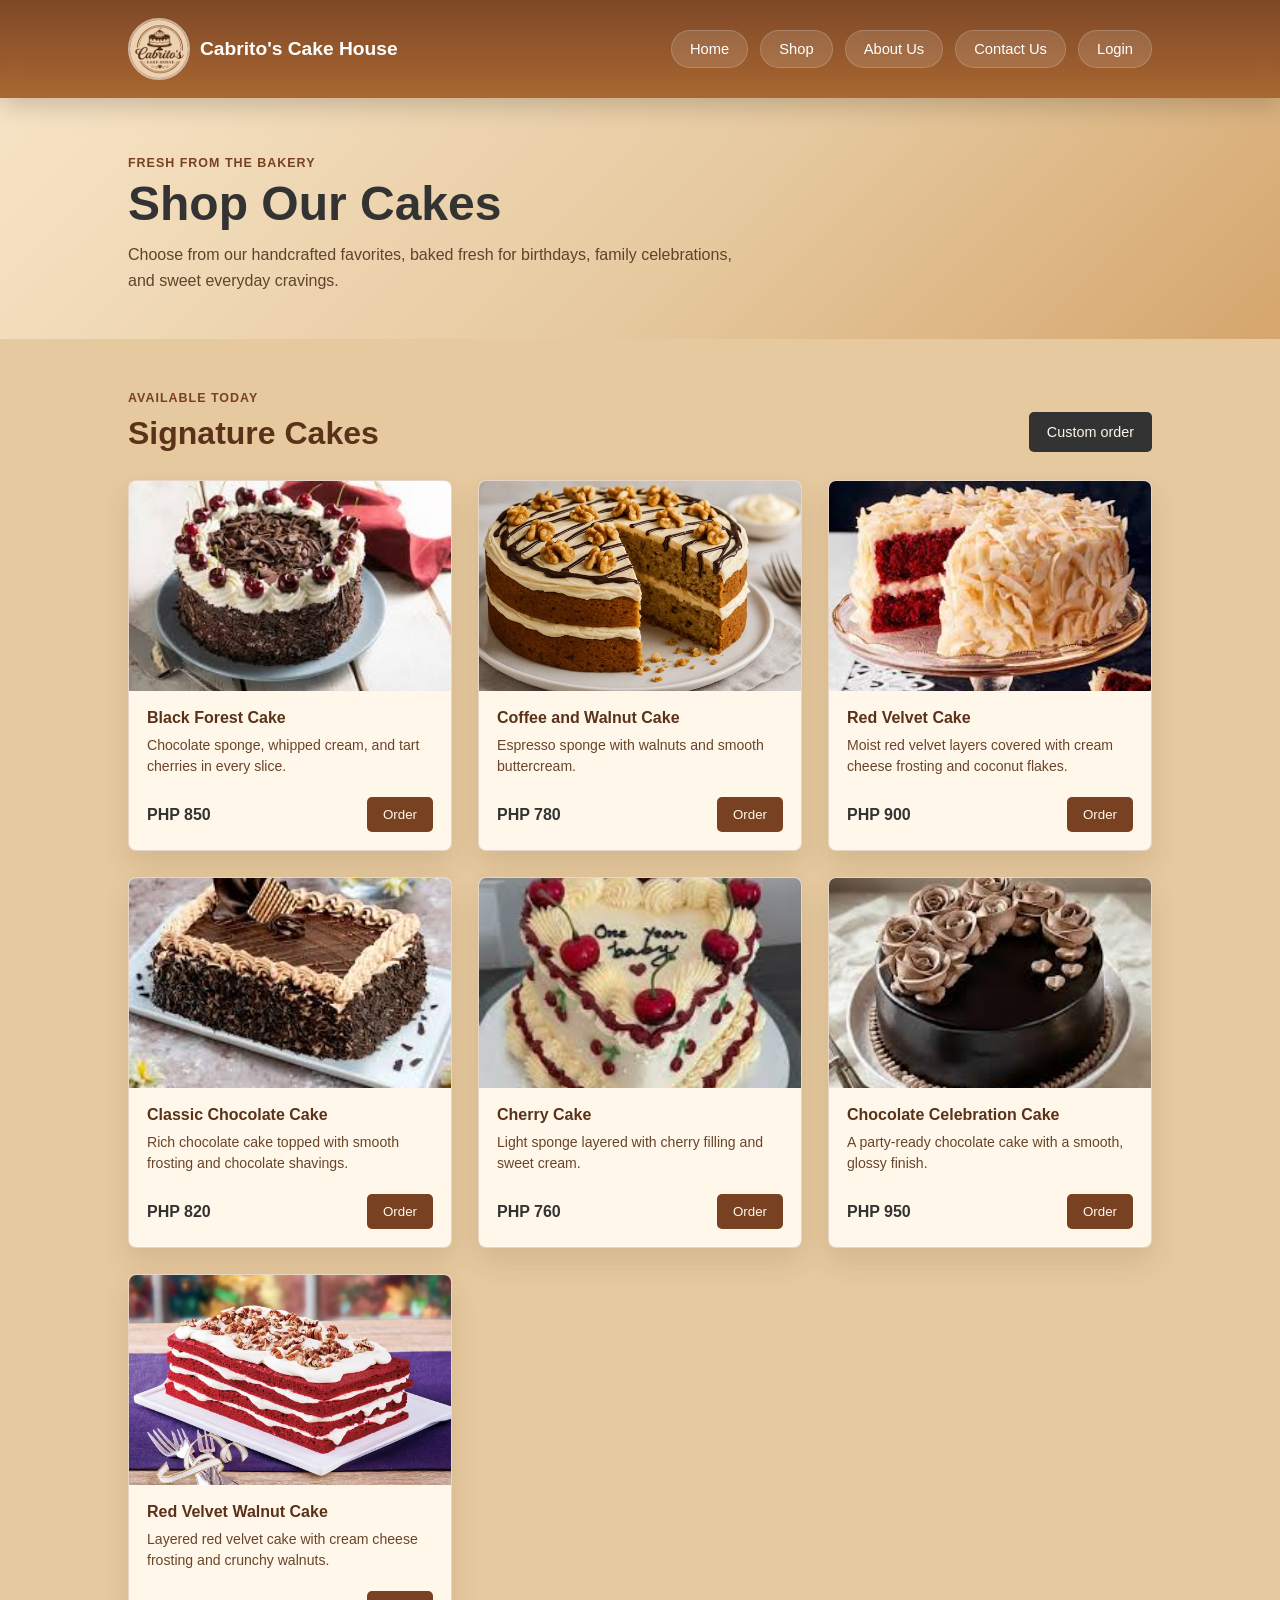
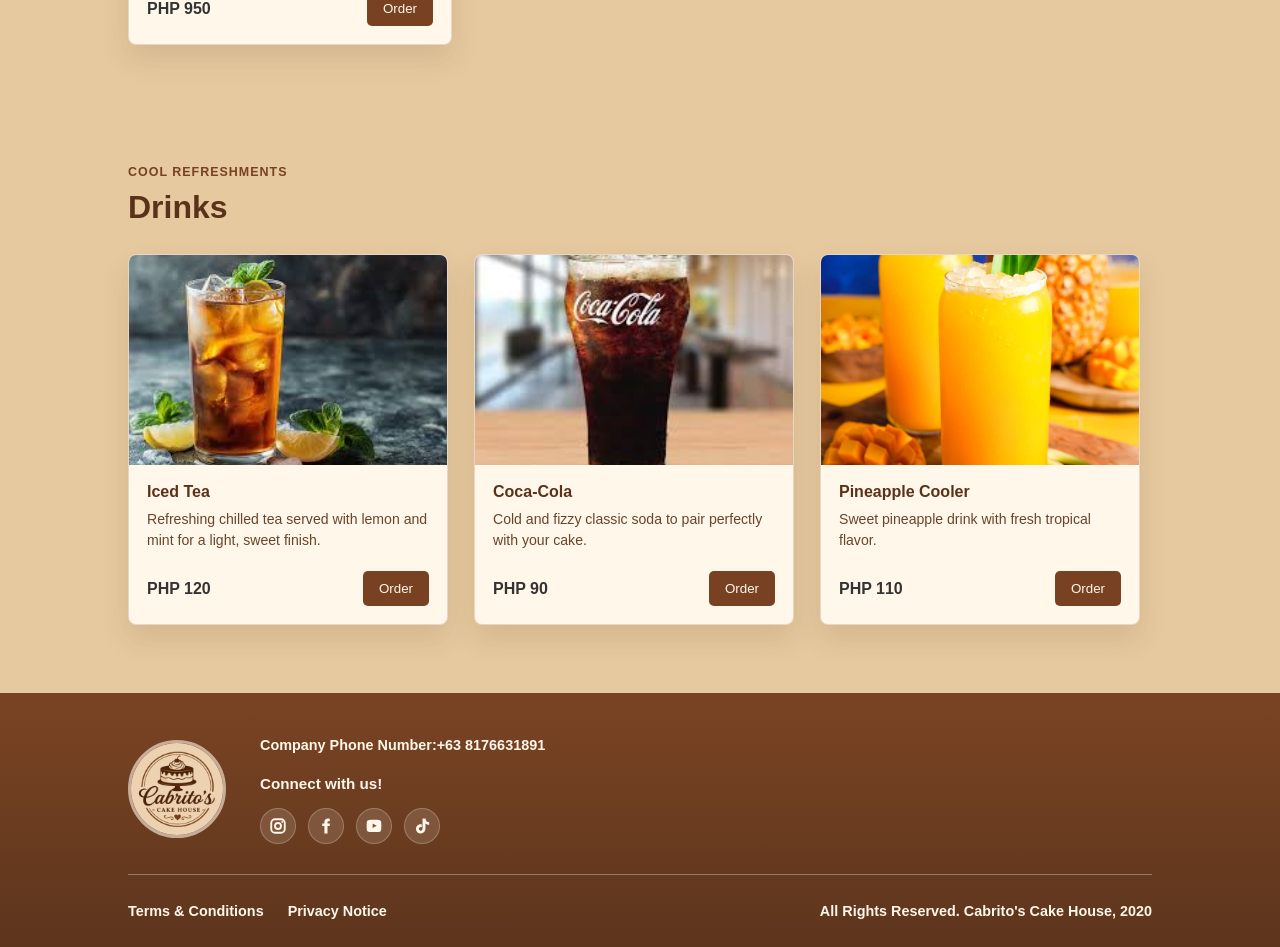
<file: Cabrito'sCakeHouse/Shop.html>
<!DOCTYPE html>
<html lang="en">
<head>
    <meta charset="UTF-8">
    <meta name="viewport" content="width=device-width, initial-scale=1.0">
    <title>Shop | Cabrito's Cake House</title>
    <link rel="stylesheet" href="general.css">
</head>
<body>

    <nav>
        <div class="logo">
            <img src="Logo.jpeg" alt="Cabrito's Cake House logo">
            <span>Cabrito's Cake House</span>
        </div>
        <div class="nav-links">
            <a href="index.html">Home</a>
            <a href="Shop.html">Shop</a>
            <a href="index.html#about">About Us</a>
            <a href="index.html#contact">Contact Us</a>
            <a href="Login.html" class="login-btn">Login</a>
        </div>
    </nav>

    <main>
        <section class="shop-hero">
            <div>
                <p class="shop-kicker">Fresh from the bakery</p>
                <h1>Shop Our Cakes</h1>
                <p>Choose from our handcrafted favorites, baked fresh for birthdays, family celebrations, and sweet everyday cravings.</p>
            </div>
        </section>

        <section class="shop-section">
            <div class="shop-heading">
                <div>
                    <p class="shop-kicker">Available today</p>
                    <h2>Signature Cakes</h2>
                </div>
                <button id="custom-order-btn" class="shop-order-link">Custom order</button>
            </div>

            <div class="shop-grid" id="cakes-grid">
                <!-- Cakes will be loaded here -->
            </div>
        </section>

        <section class="shop-section">
            <div class="shop-heading">
                <div>
                    <p class="shop-kicker">Cool refreshments</p>
                    <h2>Drinks</h2>
                </div>
            </div>

            <div class="shop-grid drinks-grid" id="drinks-grid">
                <!-- Drinks will be loaded here -->
            </div>
        </section>
    </main>

    <footer class="site-footer">
        <div class="footer-top">
            <div class="footer-brand">
                <img src="Logo.jpeg" alt="Cabrito's Cake House logo">
            </div>

            <div class="footer-info">
                <p>Company Phone Number:+63 8176631891 </p>
                <div class="footer-social">
                    <h3>Connect with us!</h3>
                    <div class="social-links">
                        <a href="#" class="social-icon instagram" aria-label="Instagram"></a>
                        <a href="#" class="social-icon facebook" aria-label="Facebook"></a>
                        <a href="#" class="social-icon youtube" aria-label="YouTube"></a>
                        <a href="#" class="social-icon tiktok" aria-label="TikTok"></a>
                    </div>
                </div>
            </div>
        </div>

        <div class="footer-bottom">
            <div class="footer-legal">
                <a href="#">Terms & Conditions</a>
                <a href="#">Privacy Notice</a>
            </div>
            <p>All Rights Reserved. Cabrito's Cake House, 2020</p>
        </div>
    </footer>

    <!-- Cake Customization Modal -->
    <div id="customize-modal" class="modal" style="display: none;">
        <div class="modal-content">
            <div class="modal-header">
                <h2>Customize Your Cake</h2>
                <button type="button" class="modal-close" id="customize-close">&times;</button>
            </div>
            <form id="customize-form">
                <div class="form-group">
                    <label for="cake-name">Selected Cake:</label>
                    <input type="text" id="cake-name" readonly>
                </div>

                <div class="form-group">
                    <label for="frosting-flavor">Frosting Flavor:</label>
                    <select id="frosting-flavor" required>
                        <option value="">-- Select Frosting --</option>
                        <option value="vanilla">Vanilla Buttercream</option>
                        <option value="chocolate">Chocolate Buttercream</option>
                        <option value="cream-cheese">Cream Cheese</option>
                        <option value="salted-caramel">Salted Caramel</option>
                        <option value="strawberry">Strawberry</option>
                        <option value="lemon">Lemon Zest</option>
                        <option value="original">Original (No Change) - Free</option>
                    </select>
                    <small>+PHP 100 for frosting change (except Original)</small>
                </div>

                <div class="form-group">
                    <label for="filling-flavor">Cake Filling:</label>
                    <select id="filling-flavor" required>
                        <option value="">-- Select Filling --</option>
                        <option value="original">Original Filling</option>
                        <option value="chocolate">Chocolate</option>
                        <option value="strawberry">Strawberry</option>
                        <option value="mango">Mango</option>
                        <option value="cheese">Cheese</option>
                        <option value="salted-caramel">Salted Caramel</option>
                    </select>
                    <small>+PHP 80 for filling change (except Original)</small>
                </div>

                <div class="form-group">
                    <label for="decorations">Decorations:</label>
                    <select id="decorations" required>
                        <option value="">-- Select Decoration --</option>
                        <option value="basic">Basic (Plain) - Free</option>
                        <option value="sprinkles">Colorful Sprinkles</option>
                        <option value="chocolate-shavings">Chocolate Shavings</option>
                        <option value="fresh-berries">Fresh Berries</option>
                        <option value="edible-flowers">Edible Flowers</option>
                        <option value="pearl-balls">Pearl Balls</option>
                    </select>
                    <small>+PHP 150 for decorations (except Basic)</small>
                </div>

                <div class="form-group">
                    <label for="message">Cake Message/Writing:</label>
                    <input type="text" id="message" placeholder="e.g., Happy Birthday Sarah!" maxlength="50">
                    <small>+PHP 50 for personalized message</small>
                </div>

                <div class="form-group">
                    <label for="cake-size">Cake Size:</label>
                    <select id="cake-size" required>
                        <option value="small">Small (4-6 people) - +PHP 100</option>
                        <option value="medium" selected>Medium (6-10 people) - Standard</option>
                        <option value="large">Large (10-15 people) - +PHP 200</option>
                    </select>
                </div>

                <div class="customization-summary">
                    <h3>Summary</h3>
                    <p>Base Price: <strong id="base-price">PHP 0</strong></p>
                    <p>Customization Charge: <strong id="custom-charge">PHP 0</strong></p>
                    <hr>
                    <p>Total: <strong id="custom-total">PHP 0</strong></p>
                </div>

                <div class="modal-actions">
                    <button type="button" id="customize-cancel" class="btn-secondary">Cancel</button>
                    <button type="submit" class="btn-primary">Add to Order</button>
                </div>
            </form>
        </div>
    </div>

    <script src="shop.js"></script>
</body>
</html>
</file>
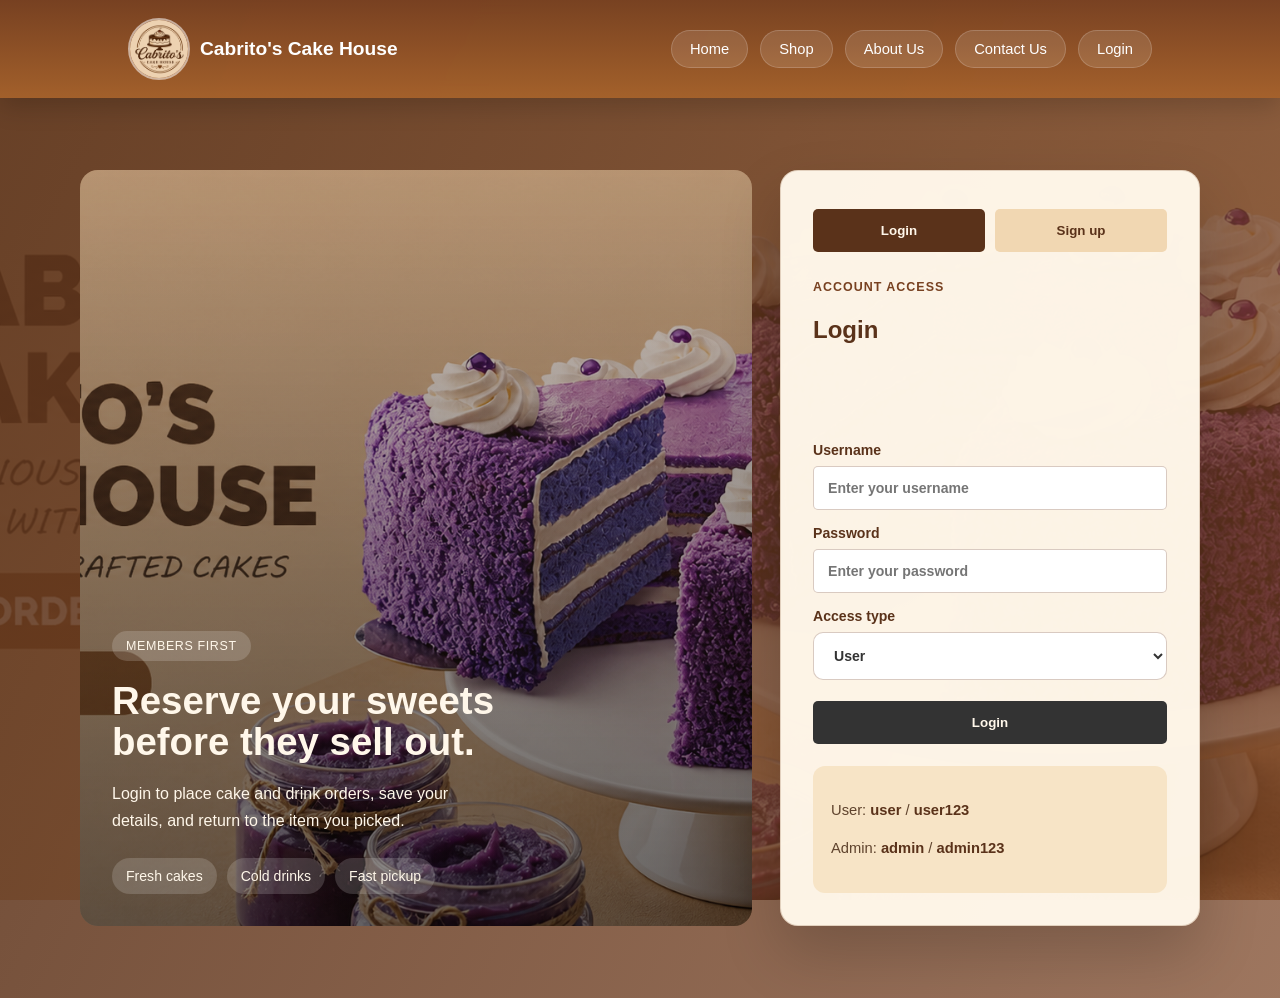
<file: Cabrito'sCakeHouse/User.html>
<!DOCTYPE html>
<html lang="en">
<head>
    <meta charset="UTF-8">
    <meta name="viewport" content="width=device-width, initial-scale=1.0">
    <title>User | Cabrito's Cake House</title>
    <link rel="stylesheet" href="general.css">
    <style>
        .user-dashboard {
            padding: 20px;
            background: #F7E4C6;
            min-height: calc(100vh - 80px);
        }
        .dashboard-header {
            display: flex;
            justify-content: space-between;
            align-items: center;
            margin-bottom: 30px;
        }
        .welcome-message {
            font-size: 1.5rem;
            color: #5A321A;
        }
        .user-name {
            font-weight: bold;
            color: #784121;
        }
        .dashboard-stats {
            display: grid;
            grid-template-columns: repeat(auto-fit, minmax(200px, 1fr));
            gap: 20px;
            margin-bottom: 30px;
        }
        .stat-card {
            background: white;
            padding: 20px;
            border-radius: 8px;
            box-shadow: 0 2px 10px rgba(0,0,0,0.1);
            text-align: center;
        }
        .stat-card h3 {
            margin: 0 0 10px 0;
            color: #5A321A;
        }
        .stat-card p {
            margin: 0;
            font-size: 2rem;
            font-weight: bold;
            color: #784121;
        }
        .dashboard-actions {
            display: grid;
            grid-template-columns: repeat(auto-fit, minmax(250px, 1fr));
            gap: 20px;
        }
        .action-card {
            background: white;
            padding: 20px;
            border-radius: 8px;
            box-shadow: 0 2px 10px rgba(0,0,0,0.1);
            text-decoration: none;
            color: inherit;
            transition: transform 0.2s, box-shadow 0.2s;
        }
        .action-card:hover {
            transform: translateY(-5px);
            box-shadow: 0 5px 20px rgba(0,0,0,0.15);
        }
        .action-card h3 {
            margin: 0 0 10px 0;
            color: #5A321A;
        }
        .action-card p {
            margin: 0;
            color: #666;
        }
        .recent-orders {
            margin-top: 30px;
        }
        .recent-orders h2 {
            color: #5A321A;
            margin-bottom: 20px;
        }
        .order-list {
            background: white;
            border-radius: 8px;
            overflow: hidden;
            box-shadow: 0 2px 10px rgba(0,0,0,0.1);
        }
        .order-item {
            padding: 15px;
            border-bottom: 1px solid #eee;
            display: flex;
            justify-content: space-between;
            align-items: center;
        }
        .order-item:last-child {
            border-bottom: none;
        }
        .order-info h4 {
            margin: 0 0 5px 0;
            color: #5A321A;
        }
        .order-info p {
            margin: 0;
            color: #666;
            font-size: 0.9rem;
        }
        .order-status {
            padding: 5px 10px;
            border-radius: 20px;
            font-size: 0.8rem;
            font-weight: bold;
        }
        .status-pending {
            background: #fff3cd;
            color: #856404;
        }
        .status-completed {
            background: #d4edda;
            color: #155724;
        }
    </style>
</head>
<body data-required-role="user">

    <nav>
        <div class="logo">
            <img src="Logo.jpeg" alt="Cabrito's Cake House logo">
            <span>Cabrito's Cake House</span>
        </div>
        <div class="nav-links">
            <a href="User.html">Dashboard</a>
            <a href="Shop.html">Shop</a>
            <a href="Profile.html">Profile Management</a>
            <a href="PurchaseHistory.html">Purchase History</a>
            <a href="#" class="logout-btn">Log out</a>
        </div>
    </nav>

    <div class="user-dashboard">
        <div class="dashboard-header">
            <div class="welcome-message">
                Welcome back, <span class="user-name" id="user-name">User</span>!
            </div>
        </div>

        <div class="dashboard-stats">
            <div class="stat-card">
                <h3>Total Orders</h3>
                <p id="total-orders">0</p>
            </div>
            <div class="stat-card">
                <h3>Pending Orders</h3>
                <p id="pending-orders">0</p>
            </div>
            <div class="stat-card">
                <h3>Favorite Cake</h3>
                <p id="favorite-cake">None</p>
            </div>
        </div>

        <div class="dashboard-actions">
            <a href="Shop.html" class="action-card">
                <h3>🛒 Place New Order</h3>
                <p>Browse our delicious cakes and drinks. Choose from our signature collection or create a custom order.</p>
            </a>
            <a href="Profile.html" class="action-card">
                <h3>👤 Manage Profile</h3>
                <p>Update your personal information, delivery address, and contact details.</p>
            </a>
            <a href="PurchaseHistory.html" class="action-card">
                <h3>📋 View Purchase History</h3>
                <p>Check your order history, track current orders, and view past purchases.</p>
            </a>
            <a href="#" class="action-card logout-btn" style="cursor: pointer;">
                <h3>🚪 Log Out</h3>
                <p>Securely log out of your account.</p>
            </a>
        </div>

        <div class="recent-orders">
            <h2>Recent Orders</h2>
            <div class="order-list" id="recent-orders-list">
                <div class="order-item">
                    <div class="order-info">
                        <h4>No recent orders</h4>
                        <p>Start by placing your first order!</p>
                    </div>
                    <span class="order-status status-pending">No Orders</span>
                </div>
            </div>
        </div>
    </div>

    <script src="access.js"></script>
    <script src="auth.js"></script>
    <script src="logout.js"></script>
    <script src="user-dashboard.js"></script>
</body>
</html>
</file>
<file: Cabrito'sCakeHouse/general.css>
/* Base Styles */
body {
    margin: 0;
    font-family: 'Segoe UI', Tahoma, Geneva, Verdana, sans-serif;
    background-color: #E6C99F; /* Warm sand background */
    color: #333;
}

/* Navigation */
nav {
    display: flex;
    flex-wrap: wrap;
    justify-content: space-between;
    align-items: center;
    gap: 16px;
    padding: 18px 10%;
    background: linear-gradient(180deg, rgba(120, 65, 33, 0.95), rgba(166, 98, 43, 0.95));
    box-shadow: 0 8px 24px rgba(0, 0, 0, 0.18);
    backdrop-filter: blur(8px);
}

.logo {
    display: flex;
    align-items: center;
    gap: 10px;
    font-weight: bold;
    font-size: 1.2rem;
    color: white;
}

.logo img {
    width: 58px;
    height: 58px;
    object-fit: cover;
    border-radius: 50%;
    border: 2px solid rgba(255, 255, 255, 0.55);
}

.nav-links {
    display: flex;
    align-items: center;
    gap: 12px;
}

.nav-links a {
    display: inline-block;
    text-decoration: none;
    color: white;
    margin: 0;
    font-size: 0.92rem;
    background-color: rgba(255, 255, 255, 0.12);
    padding: 10px 18px;
    border-radius: 999px;
    border: 1px solid rgba(255, 255, 255, 0.18);
    transition: background-color 0.25s ease, transform 0.2s ease;
}

.nav-links a:hover {
    background-color: rgba(255, 255, 255, 0.22);
    transform: translateY(-1px);
}

.login-btn {
    background-color: rgba(255, 255, 255, 0.18);
    color: white;
    padding: 10px 20px;
    border-radius: 999px;
    border: 1px solid rgba(255, 255, 255, 0.22);
}

/* Hero Section */
.hero {
    padding: 42px 10%;
}

.hero-carousel {
    position: relative;
    width: 100%;
    max-width: 1200px;
    aspect-ratio: 1200 / 630;
    height: auto;
    margin: 0 auto;
    overflow: hidden;
    border-radius: 10px;
    background-color: transparent;
}

.carousel-track {
    width: 100%;
    height: 100%;
}

.carousel-slide {
    position: absolute;
    inset: 0;
    width: 100%;
    height: 100%;
    object-fit: cover;
    display: block;
    opacity: 0;
    transform: scale(1.03);
    transition: opacity 0.45s ease, transform 0.45s ease;
}

.carousel-slide.active {
    opacity: 1;
    transform: scale(1);
}

.carousel-btn {
    position: absolute;
    top: 50%;
    z-index: 2;
    width: 38px;
    height: 38px;
    border: none;
    border-radius: 50%;
    background-color: rgba(255, 247, 234, 0.9);
    color: #5A321A;
    font-size: 1.8rem;
    line-height: 1;
    cursor: pointer;
    transform: translateY(-50%);
    transition: background-color 0.2s ease, transform 0.2s ease;
}

.carousel-btn:hover {
    background-color: white;
    transform: translateY(-50%) scale(1.06);
}

.carousel-prev {
    left: 14px;
}

.carousel-next {
    right: 14px;
}

.carousel-dots {
    position: absolute;
    right: 0;
    bottom: 12px;
    left: 0;
    z-index: 2;
    display: flex;
    justify-content: center;
    gap: 8px;
}

.carousel-dot {
    width: 9px;
    height: 9px;
    padding: 0;
    border: none;
    border-radius: 50%;
    background-color: rgba(255, 247, 234, 0.55);
    cursor: pointer;
}

.carousel-dot.active {
    background-color: #FFF7EA;
}

/* Why Choose Us Section */
.why-choose {
    background-color: #F7E4C6;
    padding: 55px 10% 65px;
    text-align: center;
}

.why-choose h2 {
    margin: 0 0 45px;
    font-size: 2rem;
    font-weight: 500;
    color: #5A321A;
}

.reasons-grid {
    display: grid;
    grid-template-columns: repeat(4, 1fr);
    gap: 35px;
}

.reason {
    display: flex;
    flex-direction: column;
    align-items: center;
    text-align: center;
}

.reason-icon {
    display: flex;
    align-items: center;
    justify-content: center;
    width: 64px;
    height: 64px;
    margin-bottom: 18px;
    background-color: #E6C99F;
    color: #784121;
    border-radius: 50%;
}

.reason-icon::before {
    content: "";
    width: 30px;
    height: 30px;
    background-color: currentColor;
    background-repeat: no-repeat;
    background-position: center;
    background-size: contain;
}

.icon-cake::before {
    -webkit-mask: url("data:image/svg+xml,%3Csvg viewBox='0 0 24 24' xmlns='http://www.w3.org/2000/svg'%3E%3Cpath d='M4 10h16v10H4zM4 14c2 0 2-2 4-2s2 2 4 2 2-2 4-2 2 2 4 2M8 10V7M12 10V7M16 10V7M8 7h.01M12 7h.01M16 7h.01' fill='none' stroke='black' stroke-width='2.4' stroke-linecap='round' stroke-linejoin='round'/%3E%3C/svg%3E") center / contain no-repeat;
    mask: url("data:image/svg+xml,%3Csvg viewBox='0 0 24 24' xmlns='http://www.w3.org/2000/svg'%3E%3Cpath d='M4 10h16v10H4zM4 14c2 0 2-2 4-2s2 2 4 2 2-2 4-2 2 2 4 2M8 10V7M12 10V7M16 10V7M8 7h.01M12 7h.01M16 7h.01' fill='none' stroke='black' stroke-width='2.4' stroke-linecap='round' stroke-linejoin='round'/%3E%3C/svg%3E") center / contain no-repeat;
}

.icon-cart::before {
    -webkit-mask: url("data:image/svg+xml,%3Csvg viewBox='0 0 24 24' xmlns='http://www.w3.org/2000/svg'%3E%3Cg fill='none' stroke='black' stroke-width='2.4' stroke-linecap='round' stroke-linejoin='round'%3E%3Ccircle cx='9' cy='20' r='1'/%3E%3Ccircle cx='17' cy='20' r='1'/%3E%3Cpath d='M3 4h2l2.2 11.2a2 2 0 0 0 2 1.6h7.9a2 2 0 0 0 2-1.6L20 8H7'/%3E%3C/g%3E%3C/svg%3E") center / contain no-repeat;
    mask: url("data:image/svg+xml,%3Csvg viewBox='0 0 24 24' xmlns='http://www.w3.org/2000/svg'%3E%3Cg fill='none' stroke='black' stroke-width='2.4' stroke-linecap='round' stroke-linejoin='round'%3E%3Ccircle cx='9' cy='20' r='1'/%3E%3Ccircle cx='17' cy='20' r='1'/%3E%3Cpath d='M3 4h2l2.2 11.2a2 2 0 0 0 2 1.6h7.9a2 2 0 0 0 2-1.6L20 8H7'/%3E%3C/g%3E%3C/svg%3E") center / contain no-repeat;
}

.icon-clock::before {
    -webkit-mask: url("data:image/svg+xml,%3Csvg viewBox='0 0 24 24' xmlns='http://www.w3.org/2000/svg'%3E%3Cg fill='none' stroke='black' stroke-width='2.4' stroke-linecap='round' stroke-linejoin='round'%3E%3Ccircle cx='12' cy='12' r='9'/%3E%3Cpath d='M12 7v6l4 2'/%3E%3C/g%3E%3C/svg%3E") center / contain no-repeat;
    mask: url("data:image/svg+xml,%3Csvg viewBox='0 0 24 24' xmlns='http://www.w3.org/2000/svg'%3E%3Cg fill='none' stroke='black' stroke-width='2.4' stroke-linecap='round' stroke-linejoin='round'%3E%3Ccircle cx='12' cy='12' r='9'/%3E%3Cpath d='M12 7v6l4 2'/%3E%3C/g%3E%3C/svg%3E") center / contain no-repeat;
}

.icon-award::before {
    -webkit-mask: url("data:image/svg+xml,%3Csvg viewBox='0 0 24 24' xmlns='http://www.w3.org/2000/svg'%3E%3Cg fill='none' stroke='black' stroke-width='2.4' stroke-linecap='round' stroke-linejoin='round'%3E%3Ccircle cx='12' cy='8' r='5'/%3E%3Cpath d='M8.5 12.5 7 22l5-3 5 3-1.5-9.5'/%3E%3C/g%3E%3C/svg%3E") center / contain no-repeat;
    mask: url("data:image/svg+xml,%3Csvg viewBox='0 0 24 24' xmlns='http://www.w3.org/2000/svg'%3E%3Cg fill='none' stroke='black' stroke-width='2.4' stroke-linecap='round' stroke-linejoin='round'%3E%3Ccircle cx='12' cy='8' r='5'/%3E%3Cpath d='M8.5 12.5 7 22l5-3 5 3-1.5-9.5'/%3E%3C/g%3E%3C/svg%3E") center / contain no-repeat;
}

.reason h3 {
    margin: 0 0 12px;
    font-size: 1.05rem;
    font-weight: 600;
    color: #5A321A;
}

.reason p {
    margin: 0;
    max-width: 210px;
    font-size: 0.95rem;
    line-height: 1.55;
    color: #6A442A;
}

/* Featured Section */
.featured {
    padding: 50px 10%;
}

.featured h2 {
    font-size: 2rem;
    margin-bottom: 40px;
}

.cake-grid {
    display: grid;
    grid-template-columns: repeat(auto-fit, minmax(250px, 1fr));
    gap: 30px;
}

.cake-card {
    text-align: left;
}

.cake-card img {
    width: 100%;
    height: 220px;
    object-fit: cover;
    border-radius: 10px;
    margin-bottom: 15px;
    display: block;
}

.cake-card h3 {
    font-size: 0.9rem;
    margin-bottom: 5px;
}

.cake-card p {
    font-size: 0.8rem;
    color: #666;
}

.about-section,
.contact-section {
    padding: 60px 10%;
    background-color: #F7E4C6;
}

.about-grid {
    display: grid;
    grid-template-columns: 1.1fr 0.9fr;
    gap: 32px;
    align-items: center;
}

.about-copy {
    max-width: 620px;
}

.section-label {
    display: inline-flex;
    margin-bottom: 14px;
    padding: 8px 14px;
    border-radius: 999px;
    background-color: #E6C99F;
    color: #5A321A;
    font-size: 0.8rem;
    letter-spacing: 0.08em;
    text-transform: uppercase;
}

.about-section h2,
.contact-section h2 {
    margin: 0 0 18px;
    font-size: 2.5rem;
    color: #5A321A;
}

.about-section p,
.contact-section p,
.contact-details p {
    color: #5F432D;
    line-height: 1.8;
}

.about-image-card {
    position: relative;
    border-radius: 18px;
    overflow: hidden;
}

.about-image-card img {
    width: 100%;
    height: 100%;
    object-fit: cover;
    min-height: 420px;
}

.about-highlight {
    position: absolute;
    bottom: 0;
    left: 0;
    right: 0;
    padding: 24px;
    background: linear-gradient(180deg, transparent, rgba(90, 50, 26, 0.78));
    color: white;
}

.about-highlight h3 {
    margin: 0 0 8px;
    font-size: 1.2rem;
}

.about-highlight p {
    margin: 0;
    font-size: 0.95rem;
}

.contact-top {
    display: grid;
    grid-template-columns: 1.2fr 0.8fr;
    gap: 32px;
    align-items: start;
    margin-bottom: 40px;
}

.contact-details {
    padding: 26px;
    background-color: #FFF7EA;
    border-radius: 18px;
    border: 1px solid rgba(120, 65, 33, 0.18);
}

.contact-details p {
    margin: 0 0 12px;
    font-weight: 600;
}

.contact-details p strong {
    color: #5A321A;
}

.review-grid {
    display: grid;
    grid-template-columns: repeat(auto-fit, minmax(250px, 1fr));
    gap: 24px;
}

.review-card {
    padding: 24px;
    background-color: white;
    border-radius: 20px;
    box-shadow: 0 18px 40px rgba(0, 0, 0, 0.08);
    border: 1px solid rgba(120, 65, 33, 0.08);
}

.review-card p {
    margin: 0 0 18px;
    font-size: 0.95rem;
    line-height: 1.7;
    color: #5A321A;
}

.review-card strong {
    color: #784121;
    font-size: 0.9rem;
}

/* Shop Page */
.shop-hero {
    padding: 58px 10% 46px;
    background: linear-gradient(135deg, #F7E4C6 0%, #E6C99F 55%, #D5A66D 100%);
}

.shop-hero div,
.shop-section {
    max-width: 1120px;
    margin: 0 auto;
}

.shop-kicker {
    margin: 0 0 10px;
    color: #784121;
    font-size: 0.78rem;
    font-weight: 700;
    letter-spacing: 0.08em;
    text-transform: uppercase;
}

.shop-hero h1 {
    margin: 0 0 14px;
    color: #333;
    font-size: 3rem;
    line-height: 1;
}

.shop-hero p:last-child {
    max-width: 620px;
    margin: 0;
    color: #5F432D;
    line-height: 1.6;
}

.shop-section {
    padding: 52px 10% 68px;
}

.shop-heading {
    display: flex;
    align-items: flex-end;
    justify-content: space-between;
    gap: 24px;
    margin-bottom: 28px;
}

.shop-heading h2 {
    margin: 0;
    color: #5A321A;
    font-size: 2rem;
}

.shop-order-link {
    color: #FFF7EA;
    background-color: #333;
    padding: 12px 18px;
    border-radius: 5px;
    text-decoration: none;
    font-size: 0.9rem;
    border: none;
    cursor: pointer;
    font-family: inherit;
    transition: background-color 0.2s;
}

.shop-order-link:hover {
    background-color: #555;
}

.shop-grid {
    display: grid;
    grid-template-columns: repeat(auto-fit, minmax(240px, 1fr));
    gap: 26px;
}

.drinks-grid {
    grid-template-columns: repeat(auto-fit, minmax(240px, 320px));
}

.shop-card {
    overflow: hidden;
    background-color: #FFF7EA;
    border: 1px solid rgba(120, 65, 33, 0.18);
    border-radius: 8px;
    box-shadow: 0 14px 28px rgba(90, 50, 26, 0.12);
    transition: border-color 0.25s ease, box-shadow 0.25s ease, transform 0.25s ease;
}

.shop-card:hover {
    border-color: rgba(120, 65, 33, 0.45);
    box-shadow: 0 18px 34px rgba(90, 50, 26, 0.2);
    transform: translateY(-4px);
}

.shop-card img {
    width: 100%;
    height: 210px;
    object-fit: cover;
    display: block;
    transition: filter 0.25s ease, transform 0.35s ease;
}

.shop-card:hover img {
    filter: brightness(1.08) saturate(1.08);
    transform: scale(1.05);
}

.shop-card-body {
    padding: 18px;
}

.shop-card h3 {
    margin: 0 0 8px;
    color: #5A321A;
    font-size: 1rem;
}

.shop-card p {
    min-height: 44px;
    margin: 0 0 18px;
    color: #6A442A;
    font-size: 0.88rem;
    line-height: 1.45;
}

.shop-card-footer {
    display: flex;
    align-items: center;
    justify-content: space-between;
    gap: 14px;
}

.shop-card-footer span {
    color: #333;
    font-weight: 700;
}

.shop-card-footer button {
    padding: 10px 16px;
    border: none;
    border-radius: 5px;
    background-color: #784121;
    color: #FFF7EA;
    cursor: pointer;
}

.shop-card-actions {
    display: flex;
    gap: 8px;
    flex-wrap: wrap;
}

.shop-card-actions button {
    flex: 1;
    min-width: 90px;
    padding: 10px 12px;
    border: none;
    border-radius: 5px;
    color: #FFF7EA;
    cursor: pointer;
    font-weight: 600;
    font-size: 0.85rem;
    transition: background-color 0.2s;
}

.order-btn {
    background-color: #784121;
}

.order-btn:hover {
    background-color: #5a321a;
}

/* Customization Modal */
.modal {
    position: fixed;
    z-index: 1000;
    left: 0;
    top: 0;
    width: 100%;
    height: 100%;
    background-color: rgba(0, 0, 0, 0.5);
    display: flex;
    align-items: center;
    justify-content: center;
    overflow-y: auto;
}

.modal-content {
    background-color: #FFF7EA;
    padding: 32px;
    border-radius: 12px;
    box-shadow: 0 8px 32px rgba(0, 0, 0, 0.3);
    width: 90%;
    max-width: 500px;
    max-height: 90vh;
    overflow-y: auto;
}

.modal-header {
    display: flex;
    justify-content: space-between;
    align-items: center;
    margin-bottom: 24px;
    border-bottom: 2px solid rgba(120, 65, 33, 0.2);
    padding-bottom: 16px;
}

.modal-header h2 {
    margin: 0;
    color: #5A321A;
    font-size: 1.5rem;
}

.modal-close {
    background: none;
    border: none;
    font-size: 2rem;
    color: #5A321A;
    cursor: pointer;
    padding: 0;
    width: 32px;
    height: 32px;
    display: flex;
    align-items: center;
    justify-content: center;
    transition: transform 0.2s;
}

.modal-close:hover {
    transform: rotate(90deg);
}

.form-group {
    margin-bottom: 18px;
}

.form-group label {
    display: block;
    margin-bottom: 6px;
    color: #5A321A;
    font-weight: 600;
    font-size: 0.95rem;
}

.form-group input,
.form-group select {
    width: 100%;
    box-sizing: border-box;
    padding: 10px 12px;
    border: 1px solid rgba(120, 65, 33, 0.3);
    border-radius: 5px;
    background-color: white;
    color: #333;
    font-family: inherit;
    font-size: 0.95rem;
    transition: border-color 0.2s;
}

.form-group input:focus,
.form-group select:focus {
    outline: none;
    border-color: #784121;
    box-shadow: 0 0 0 3px rgba(120, 65, 33, 0.1);
}

.form-group small {
    display: block;
    margin-top: 4px;
    color: #999;
    font-size: 0.85rem;
}

.customization-summary {
    background-color: rgba(120, 65, 33, 0.08);
    padding: 16px;
    border-radius: 8px;
    margin: 20px 0;
}

.customization-summary h3 {
    margin: 0 0 10px 0;
    color: #5A321A;
    font-size: 1rem;
}

.customization-summary p {
    margin: 8px 0;
    color: #333;
    display: flex;
    justify-content: space-between;
    align-items: center;
}

.customization-summary hr {
    border: none;
    border-top: 1px solid rgba(120, 65, 33, 0.2);
    margin: 10px 0;
}

.modal-actions {
    display: flex;
    gap: 12px;
    margin-top: 24px;
}

.modal-actions button {
    flex: 1;
    padding: 12px 16px;
    border: none;
    border-radius: 5px;
    font-weight: 600;
    cursor: pointer;
    font-size: 0.95rem;
    transition: background-color 0.2s;
}

.btn-primary {
    background-color: #784121;
    color: #FFF7EA;
}

.btn-primary:hover {
    background-color: #5a321a;
}

.btn-secondary {
    background-color: rgba(120, 65, 33, 0.15);
    color: #5A321A;
    border: 1px solid rgba(120, 65, 33, 0.3);
}

.btn-secondary:hover {
    background-color: rgba(120, 65, 33, 0.25);
}

/* Login Page */
.auth-page {
    min-height: 100vh;
    background:
        linear-gradient(115deg, rgba(90, 50, 26, 0.9), rgba(120, 65, 33, 0.72)),
        url("Carousel1pic.png") center / cover fixed;
}

.login-layout {
    display: grid;
    grid-template-columns: minmax(320px, 1fr) minmax(360px, 420px);
    gap: 28px;
    width: min(1120px, 88%);
    margin: 0 auto;
    padding: 72px 0;
    align-items: stretch;
}

.login-promo,
.login-card {
    position: relative;
    overflow: hidden;
    border-radius: 18px;
    min-height: 520px;
}

.login-promo {
    display: flex;
    align-items: flex-end;
    padding: 32px;
    background: linear-gradient(180deg, rgba(110, 70, 34, 0.12), rgba(0, 0, 0, 0.35)), url("Carousel1pic.png") center / cover no-repeat;
}

.promo-overlay {
    position: absolute;
    inset: 0;
    background: linear-gradient(180deg, rgba(90, 50, 26, 0.22), rgba(15, 10, 8, 0.4));
}

.promo-content {
    position: relative;
    z-index: 1;
    color: #FFF7EA;
    max-width: 420px;
}

.promo-badge {
    display: inline-flex;
    padding: 8px 14px;
    border-radius: 999px;
    background: rgba(255, 255, 255, 0.17);
    font-size: 0.78rem;
    letter-spacing: 0.05em;
    text-transform: uppercase;
    margin-bottom: 20px;
}

.login-promo h1 {
    margin: 0 0 18px;
    font-size: clamp(2rem, 3vw, 3rem);
    line-height: 1.05;
}

.login-promo p {
    margin: 0 0 24px;
    font-size: 1rem;
    line-height: 1.7;
    max-width: 390px;
}

.promo-features {
    display: flex;
    flex-wrap: wrap;
    gap: 10px;
}

.promo-features span {
    padding: 10px 14px;
    background: rgba(255, 255, 255, 0.16);
    border-radius: 999px;
    font-size: 0.88rem;
    color: #FFF7EA;
}

.login-card {
    background-color: rgba(255, 247, 234, 0.98);
    border: 1px solid rgba(120, 65, 33, 0.2);
    padding: 32px;
    box-shadow: 0 28px 60px rgba(0, 0, 0, 0.18);
    display: grid;
    gap: 22px;
}

.login-header {
    display: flex;
    gap: 10px;
    margin-bottom: 6px;
}

.login-tab {
    flex: 1;
    border: none;
    border-radius: 10px;
    padding: 14px 0;
    font-weight: 800;
    cursor: pointer;
}

.login-tab.active {
    background-color: #5A321A;
    color: #FFF7EA;
}

.login-tab.disabled {
    background-color: #F1D7B2;
    color: #5A321A;
}

.login-card h1,
.login-info h2 {
    margin: 0 0 16px;
    color: #5A321A;
}

.option-kicker {
    margin-bottom: 0;
}

.login-card form {
    display: grid;
    gap: 18px;
}

.login-card label {
    display: grid;
    gap: 8px;
    color: #5A321A;
    font-size: 0.92rem;
    font-weight: 700;
}

.login-card input,
.login-card select {
    width: 100%;
    box-sizing: border-box;
    padding: 14px 16px;
    border: 1px solid rgba(120, 65, 33, 0.28);
    border-radius: 10px;
    background-color: white;
    color: #333;
    font: inherit;
}

.login-card input:focus,
.login-card select:focus {
    outline: 3px solid rgba(213, 166, 109, 0.35);
    border-color: #784121;
}

.login-card button {
    margin-top: 6px;
    padding: 16px 20px;
    border: none;
    border-radius: 12px;
    background-color: #333;
    color: #FFF7EA;
    cursor: pointer;
    font-weight: 800;
    transition: transform 0.2s ease, background-color 0.2s ease;
}

.login-card button:hover {
    transform: translateY(-1px);
    background-color: #5A321A;
}

.login-hint {
    padding: 18px;
    border-radius: 12px;
    background: #F7E4C6;
    color: #5F432D;
    font-size: 0.92rem;
    line-height: 1.6;
}

.login-hint strong {
    color: #5A321A;
}

.login-info {
    color: #5F432D;
}

.login-info div {
    padding: 18px 0;
    border-top: 1px solid rgba(120, 65, 33, 0.18);
}

.login-info h3 {
    margin: 0 0 8px;
    color: #5A321A;
}

.login-info p {
    margin: 0;
    line-height: 1.55;
}

.admin-hint {
    margin-top: 20px;
    padding: 12px;
    background-color: #F7E4C6;
    border-radius: 5px;
    font-weight: 800;
}

.login-card h1,
.login-info h2 {
    margin: 0 0 16px;
    color: #5A321A;
}

.auth-message {
    min-height: 22px;
    margin: 0 0 16px;
    color: #5F432D;
    font-size: 0.9rem;
    font-weight: 700;
}

.auth-message[data-type="error"] {
    color: #9B1C1C;
}

.auth-message[data-type="success"] {
    color: #2F6B34;
}

.login-card form {
    display: grid;
    gap: 15px;
}

.login-card h2 {
    margin: 0;
    color: #5A321A;
    font-size: 1.15rem;
}

.login-card label {
    display: grid;
    gap: 8px;
    color: #5A321A;
    font-size: 0.88rem;
    font-weight: 800;
}

.login-card input {
    width: 100%;
    box-sizing: border-box;
    padding: 13px 14px;
    border: 1px solid rgba(120, 65, 33, 0.28);
    border-radius: 5px;
    background-color: white;
    color: #333;
    font: inherit;
}

.login-card input:focus {
    outline: 3px solid rgba(213, 166, 109, 0.46);
    border-color: #784121;
}

.login-card button {
    margin-top: 6px;
    padding: 14px 16px;
    border: none;
    border-radius: 5px;
    background-color: #333;
    color: #FFF7EA;
    cursor: pointer;
    font-weight: 800;
}

.role-choice {
    display: grid;
    grid-template-columns: 1fr 1fr;
    gap: 10px;
}

.role-choice label {
    display: block;
    cursor: pointer;
}

.role-choice input {
    position: absolute;
    opacity: 0;
}

.role-choice span {
    display: block;
    padding: 13px;
    text-align: center;
    color: #784121;
    background-color: #F7E4C6;
    border: 1px solid rgba(120, 65, 33, 0.22);
    border-radius: 5px;
}

.role-choice input:checked + span {
    color: #FFF7EA;
    background-color: #784121;
}

.login-info {
    color: #5F432D;
}

.login-info div {
    padding: 18px 0;
    border-top: 1px solid rgba(120, 65, 33, 0.18);
}

.login-info h3 {
    margin: 0 0 8px;
    color: #5A321A;
}

.login-info p {
    margin: 0;
    line-height: 1.55;
}

.admin-hint {
    margin-top: 20px;
    padding: 12px;
    background-color: #F7E4C6;
    border-radius: 5px;
    font-weight: 800;
}

/* Access Pages */
.access-page {
    width: min(1120px, 88%);
    margin: 0 auto;
    padding: 58px 0 76px;
}

.access-hero {
    margin-bottom: 28px;
}

.access-hero h1 {
    margin: 0 0 10px;
    color: #5A321A;
    font-size: 2.5rem;
}

.access-hero p:last-child {
    margin: 0;
    color: #5F432D;
}

.access-grid {
    display: grid;
    grid-template-columns: repeat(auto-fit, minmax(230px, 1fr));
    gap: 22px;
}

.access-card {
    min-height: 145px;
    padding: 22px;
    color: #5F432D;
    background-color: #FFF7EA;
    border: 1px solid rgba(120, 65, 33, 0.18);
    border-radius: 8px;
    text-decoration: none;
    box-shadow: 0 14px 28px rgba(90, 50, 26, 0.12);
    transition: transform 0.2s ease, box-shadow 0.2s ease;
}

.access-card:hover {
    transform: translateY(-3px);
    box-shadow: 0 18px 34px rgba(90, 50, 26, 0.18);
}

.access-card h2 {
    margin: 0 0 10px;
    color: #5A321A;
    font-size: 1.15rem;
}

.access-card p {
    margin: 0;
    line-height: 1.5;
}

/* Forms and History */
.form-page {
    display: grid;
    grid-template-columns: minmax(260px, 360px) minmax(320px, 1fr);
    gap: 28px;
    width: min(980px, 88%);
    margin: 0 auto;
    padding: 58px 0 76px;
}

.form-page .form-card:only-child {
    grid-column: 1 / -1;
    max-width: 760px;
}

.form-card,
.order-summary,
.history-card {
    padding: 26px;
    background-color: #FFF7EA;
    border: 1px solid rgba(120, 65, 33, 0.18);
    border-radius: 8px;
    box-shadow: 0 14px 28px rgba(90, 50, 26, 0.12);
}

.form-card h1,
.order-summary h1 {
    margin: 0 0 10px;
    color: #5A321A;
}

.form-message {
    min-height: 22px;
    margin: 0 0 18px;
    color: #2F6B34;
    font-weight: 800;
}

.detail-form {
    display: grid;
    gap: 16px;
}

.detail-form label {
    display: grid;
    gap: 8px;
    color: #5A321A;
    font-size: 0.9rem;
    font-weight: 800;
}

.detail-form input,
.detail-form select,
.detail-form textarea {
    width: 100%;
    box-sizing: border-box;
    padding: 12px 13px;
    border: 1px solid rgba(120, 65, 33, 0.28);
    border-radius: 5px;
    background-color: white;
    color: #333;
    font: inherit;
}

.detail-form textarea {
    resize: vertical;
}

.detail-form input:focus,
.detail-form select:focus,
.detail-form textarea:focus {
    outline: 3px solid rgba(213, 166, 109, 0.46);
    border-color: #784121;
}

.detail-form button,
.history-card a {
    width: fit-content;
    padding: 12px 18px;
    border: none;
    border-radius: 5px;
    background-color: #784121;
    color: #FFF7EA;
    cursor: pointer;
    font-weight: 800;
    text-decoration: none;
}

.order-summary {
    align-self: start;
}

.order-summary p:last-child {
    margin: 0;
    color: #5F432D;
    font-weight: 800;
}

.total-box {
    display: flex;
    justify-content: space-between;
    gap: 16px;
    padding: 16px;
    background-color: #F7E4C6;
    border-radius: 5px;
    color: #5A321A;
}

.history-list {
    display: grid;
    gap: 18px;
}

.history-card {
    display: flex;
    justify-content: space-between;
    gap: 20px;
}

.history-card h2 {
    margin: 0 0 10px;
    color: #5A321A;
    font-size: 1.15rem;
}

.history-card p {
    margin: 0 0 6px;
    color: #5F432D;
}

.order-status {
    display: inline-block;
    margin-bottom: 16px;
    padding: 8px 12px;
    border-radius: 999px;
    font-size: 0.8rem;
    font-weight: 800;
    text-transform: uppercase;
    letter-spacing: 0.03em;
    background-color: rgba(120, 65, 33, 0.1);
    color: #5A321A;
}

.order-status.pending {
    background-color: #fff3cd;
    color: #856404;
}

.history-meta {
    display: grid;
    align-content: start;
    justify-items: end;
    gap: 10px;
    min-width: 160px;
    color: #5A321A;
}

.history-meta span {
    color: #6A442A;
    font-size: 0.82rem;
    text-align: right;
}

.history-meta button {
    padding: 10px 14px;
    border: none;
    border-radius: 8px;
    background-color: #dc3545;
    color: white;
    cursor: pointer;
    font-weight: 800;
}

.history-meta button:hover {
    filter: brightness(0.95);
}

/* Footer */
.site-footer {
    padding: 42px 10% 28px;
    background: linear-gradient(180deg, rgba(120, 65, 33, 0.98), rgba(90, 50, 26, 0.98));
    color: #FFF7EA;
}

.footer-top {
    display: grid;
    grid-template-columns: auto 1fr;
    align-items: center;
    gap: 34px;
    padding-bottom: 30px;
    border-bottom: 1px solid rgba(255, 247, 234, 0.35);
}

.footer-brand img {
    width: 92px;
    height: 92px;
    object-fit: cover;
    border-radius: 50%;
    border: 3px solid rgba(255, 247, 234, 0.6);
    display: block;
}

.site-footer a {
    color: #FFF7EA;
    font-size: 0.9rem;
    font-weight: 600;
    text-decoration: none;
}

.site-footer a:hover {
    color: #F7E4C6;
}

.footer-info p,
.footer-bottom p {
    margin: 0;
    font-size: 0.9rem;
    font-weight: 600;
}

.footer-info {
    line-height: 1.5;
}

.footer-social h3 {
    margin: 16px 0 12px;
    font-size: 0.95rem;
}

.social-links {
    display: flex;
    gap: 12px;
}

.social-icon {
    display: flex;
    align-items: center;
    justify-content: center;
    width: 34px;
    height: 34px;
    border-radius: 50%;
    background-color: rgba(255, 247, 234, 0.14);
    border: 1px solid rgba(255, 247, 234, 0.24);
}

.social-icon::before {
    content: "";
    width: 18px;
    height: 18px;
    background-color: currentColor;
}

.instagram::before {
    -webkit-mask: url("data:image/svg+xml,%3Csvg viewBox='0 0 24 24' xmlns='http://www.w3.org/2000/svg'%3E%3Cg fill='none' stroke='black' stroke-width='2.5' stroke-linecap='round' stroke-linejoin='round'%3E%3Crect x='3' y='3' width='18' height='18' rx='5'/%3E%3Ccircle cx='12' cy='12' r='4'/%3E%3Cpath d='M17.5 6.5h.01'/%3E%3C/g%3E%3C/svg%3E") center / contain no-repeat;
    mask: url("data:image/svg+xml,%3Csvg viewBox='0 0 24 24' xmlns='http://www.w3.org/2000/svg'%3E%3Cg fill='none' stroke='black' stroke-width='2.5' stroke-linecap='round' stroke-linejoin='round'%3E%3Crect x='3' y='3' width='18' height='18' rx='5'/%3E%3Ccircle cx='12' cy='12' r='4'/%3E%3Cpath d='M17.5 6.5h.01'/%3E%3C/g%3E%3C/svg%3E") center / contain no-repeat;
}

.facebook::before {
    -webkit-mask: url("data:image/svg+xml,%3Csvg viewBox='0 0 24 24' xmlns='http://www.w3.org/2000/svg'%3E%3Cpath fill='black' d='M14 8.5V6.8c0-.8.5-1.3 1.4-1.3H17V2.3c-.8-.1-1.6-.2-2.5-.2-2.8 0-4.6 1.7-4.6 4.5v1.9H7v3.6h2.9V22H14v-9.9h2.8l.5-3.6H14z'/%3E%3C/svg%3E") center / contain no-repeat;
    mask: url("data:image/svg+xml,%3Csvg viewBox='0 0 24 24' xmlns='http://www.w3.org/2000/svg'%3E%3Cpath fill='black' d='M14 8.5V6.8c0-.8.5-1.3 1.4-1.3H17V2.3c-.8-.1-1.6-.2-2.5-.2-2.8 0-4.6 1.7-4.6 4.5v1.9H7v3.6h2.9V22H14v-9.9h2.8l.5-3.6H14z'/%3E%3C/svg%3E") center / contain no-repeat;
}

.youtube::before {
    -webkit-mask: url("data:image/svg+xml,%3Csvg viewBox='0 0 24 24' xmlns='http://www.w3.org/2000/svg'%3E%3Cpath fill='black' d='M21.6 7.2s-.2-1.6-.9-2.3c-.9-.9-1.8-.9-2.3-1C15.2 3.7 12 3.7 12 3.7s-3.2 0-6.4.2c-.5.1-1.5.1-2.3 1-.7.7-.9 2.3-.9 2.3S2.2 9.1 2.2 11v1.8c0 1.9.2 3.8.2 3.8s.2 1.6.9 2.3c.9.9 2 .9 2.5 1 1.8.2 6.2.2 6.2.2s3.2 0 6.4-.2c.5-.1 1.5-.1 2.3-1 .7-.7.9-2.3.9-2.3s.2-1.9.2-3.8V11c0-1.9-.2-3.8-.2-3.8zM10.2 14.8V8.7l5.5 3.1-5.5 3z'/%3E%3C/svg%3E") center / contain no-repeat;
    mask: url("data:image/svg+xml,%3Csvg viewBox='0 0 24 24' xmlns='http://www.w3.org/2000/svg'%3E%3Cpath fill='black' d='M21.6 7.2s-.2-1.6-.9-2.3c-.9-.9-1.8-.9-2.3-1C15.2 3.7 12 3.7 12 3.7s-3.2 0-6.4.2c-.5.1-1.5.1-2.3 1-.7.7-.9 2.3-.9 2.3S2.2 9.1 2.2 11v1.8c0 1.9.2 3.8.2 3.8s.2 1.6.9 2.3c.9.9 2 .9 2.5 1 1.8.2 6.2.2 6.2.2s3.2 0 6.4-.2c.5-.1 1.5-.1 2.3-1 .7-.7.9-2.3.9-2.3s.2-1.9.2-3.8V11c0-1.9-.2-3.8-.2-3.8zM10.2 14.8V8.7l5.5 3.1-5.5 3z'/%3E%3C/svg%3E") center / contain no-repeat;
}

.tiktok::before {
    -webkit-mask: url("data:image/svg+xml,%3Csvg viewBox='0 0 24 24' xmlns='http://www.w3.org/2000/svg'%3E%3Cpath fill='black' d='M16.6 2c.4 3 2.1 4.8 5 5v3.4c-1.9.1-3.6-.6-5-1.7v6.4c0 4.1-2.5 6.9-6.3 6.9-3.6 0-6.3-2.6-6.3-6.1 0-3.6 2.8-6.2 6.5-6.2.4 0 .8 0 1.2.1v3.7c-.4-.1-.8-.2-1.2-.2-1.6 0-2.7 1-2.7 2.5 0 1.4 1 2.4 2.4 2.4 1.5 0 2.5-.9 2.5-3V2h3.9z'/%3E%3C/svg%3E") center / contain no-repeat;
    mask: url("data:image/svg+xml,%3Csvg viewBox='0 0 24 24' xmlns='http://www.w3.org/2000/svg'%3E%3Cpath fill='black' d='M16.6 2c.4 3 2.1 4.8 5 5v3.4c-1.9.1-3.6-.6-5-1.7v6.4c0 4.1-2.5 6.9-6.3 6.9-3.6 0-6.3-2.6-6.3-6.1 0-3.6 2.8-6.2 6.5-6.2.4 0 .8 0 1.2.1v3.7c-.4-.1-.8-.2-1.2-.2-1.6 0-2.7 1-2.7 2.5 0 1.4 1 2.4 2.4 2.4 1.5 0 2.5-.9 2.5-3V2h3.9z'/%3E%3C/svg%3E") center / contain no-repeat;
}

.footer-bottom {
    display: flex;
    justify-content: space-between;
    gap: 24px;
    padding-top: 28px;
}

.footer-legal {
    display: flex;
    flex-wrap: wrap;
    gap: 24px;
}

@media (max-width: 800px) {
    nav {
        align-items: flex-start;
    }

    .nav-links {
        flex-wrap: wrap;
    }

    .hero {
        padding: 34px 7%;
    }

    .hero-carousel {
        align-self: center;
        margin: 0 auto;
        max-width: 100%;
    }

    .reasons-grid {
        grid-template-columns: repeat(2, 1fr);
    }

    .footer-top {
        grid-template-columns: 1fr;
        align-items: flex-start;
    }

    .footer-bottom {
        flex-direction: column;
    }

    .shop-heading {
        align-items: flex-start;
        flex-direction: column;
    }

    .login-layout {
        grid-template-columns: 1fr;
        width: min(620px, 86%);
        padding: 42px 0;
    }

    .form-page {
        grid-template-columns: 1fr;
    }

    .history-card {
        flex-direction: column;
    }

    .history-meta {
        justify-items: start;
    }
}

@media (max-width: 520px) {
    nav {
        padding-right: 7%;
        padding-left: 7%;
    }

    .nav-links a {
        padding: 9px 13px;
        font-size: 0.84rem;
    }

    .shop-hero h1 {
        font-size: 2.35rem;
    }

    .shop-section {
        padding-right: 7%;
        padding-left: 7%;
    }

    .reasons-grid {
        grid-template-columns: 1fr;
    }

    .login-layout,
    .access-page,
    .form-page {
        width: 90%;
    }

    .login-card,
    .login-info {
        padding: 22px;
    }

    .access-hero h1 {
        font-size: 2rem;
    }
}
</file>
